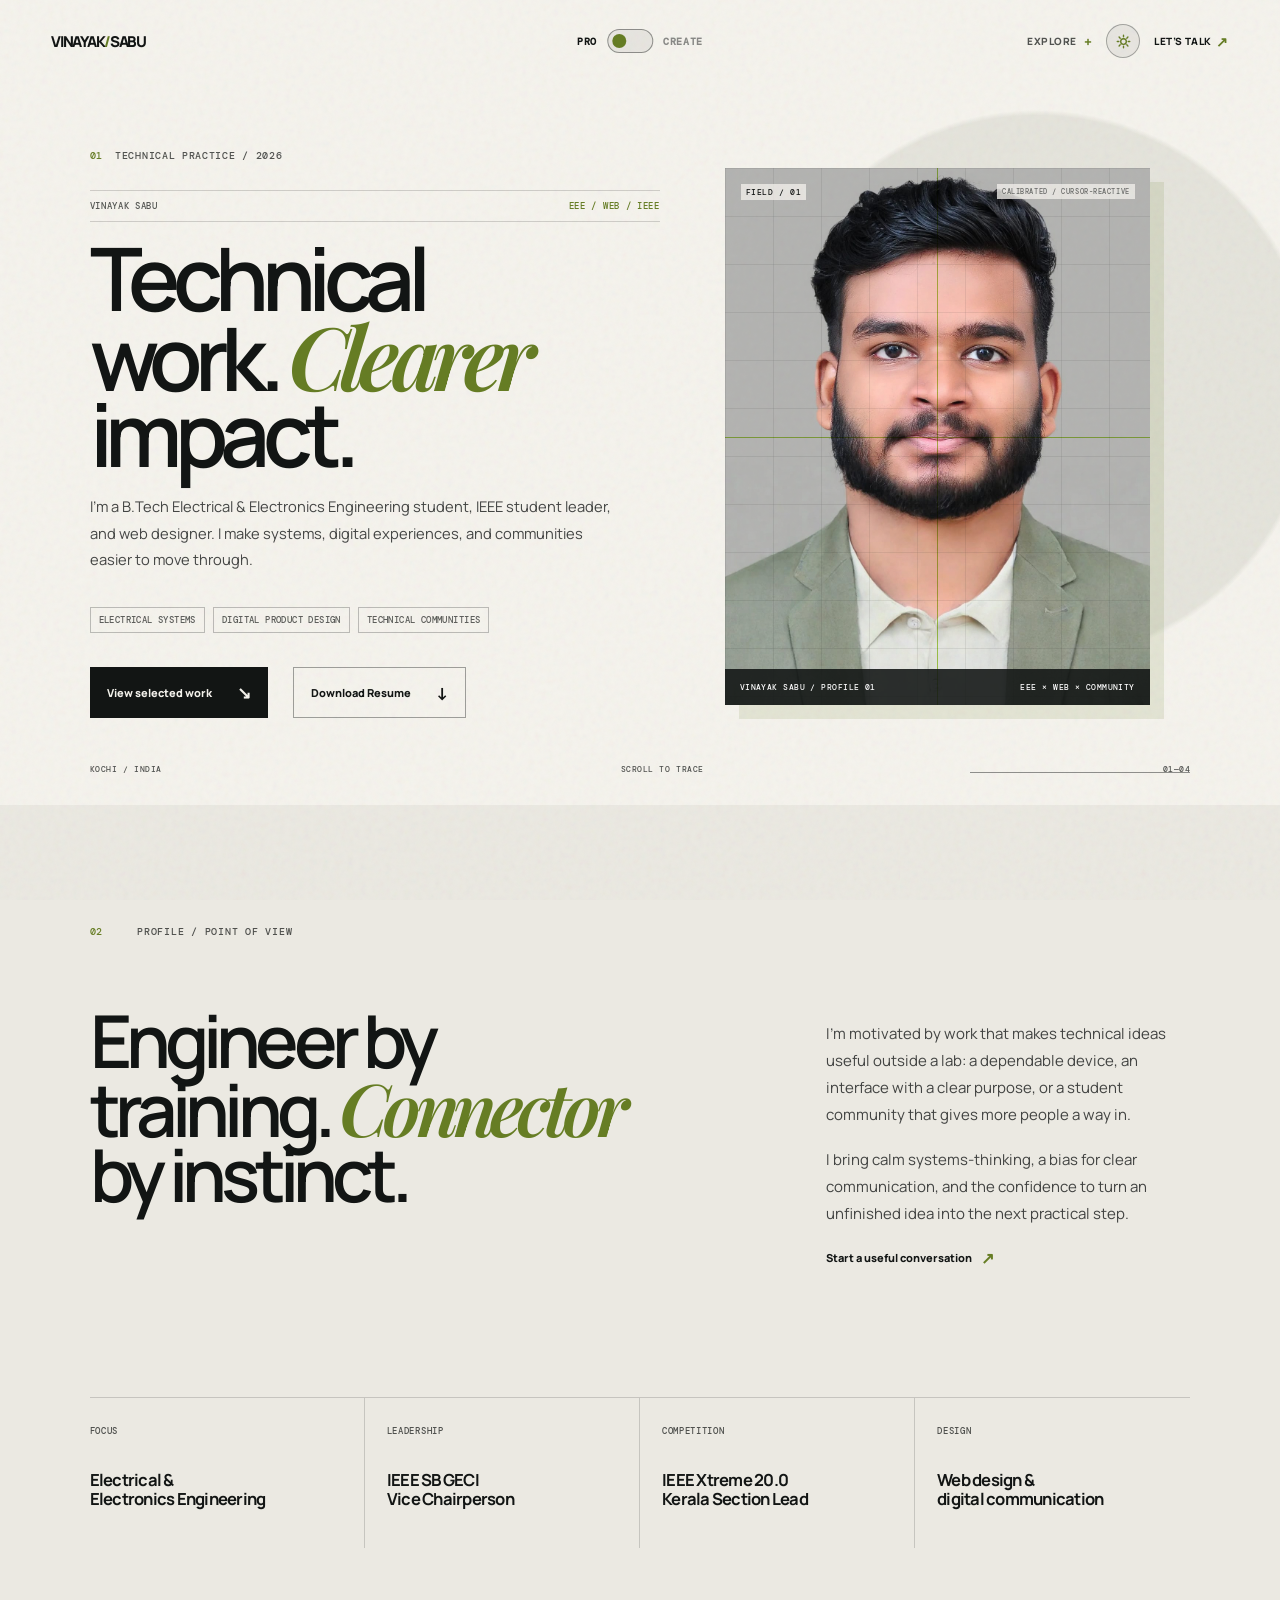
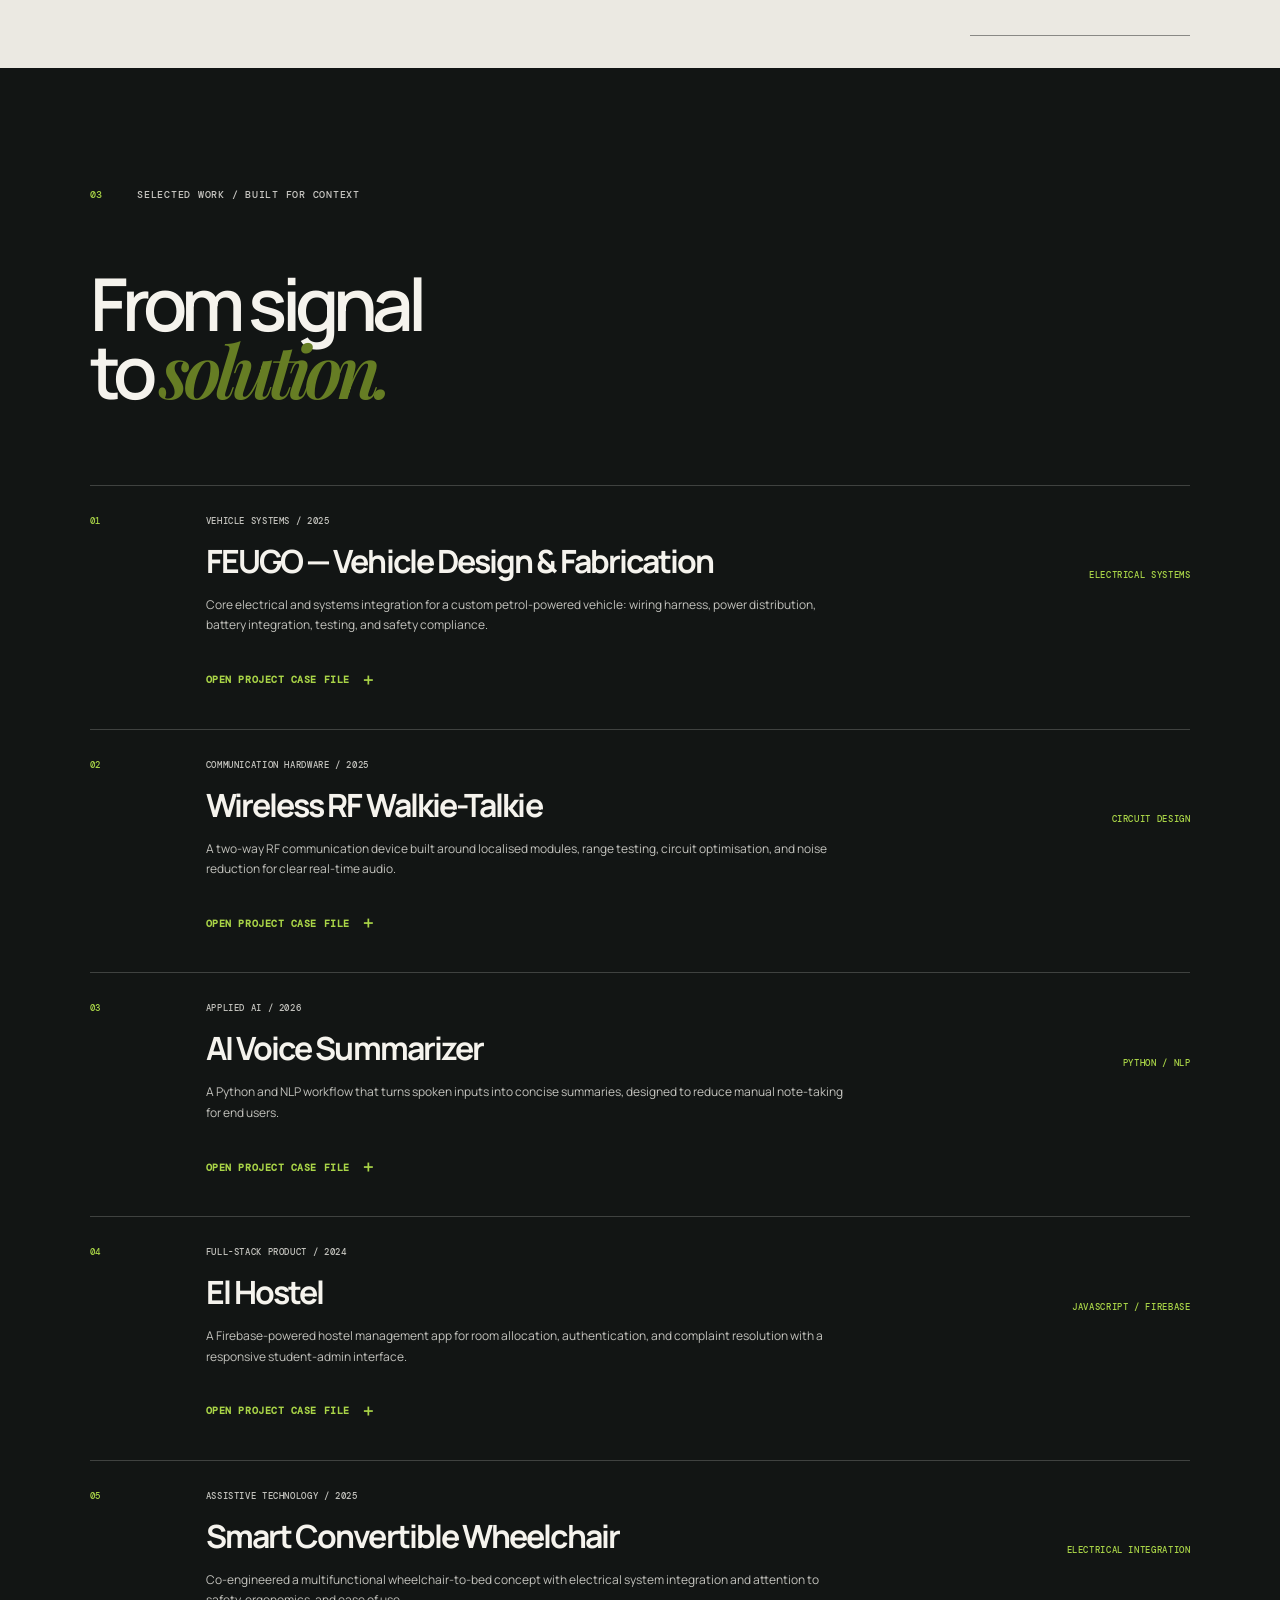
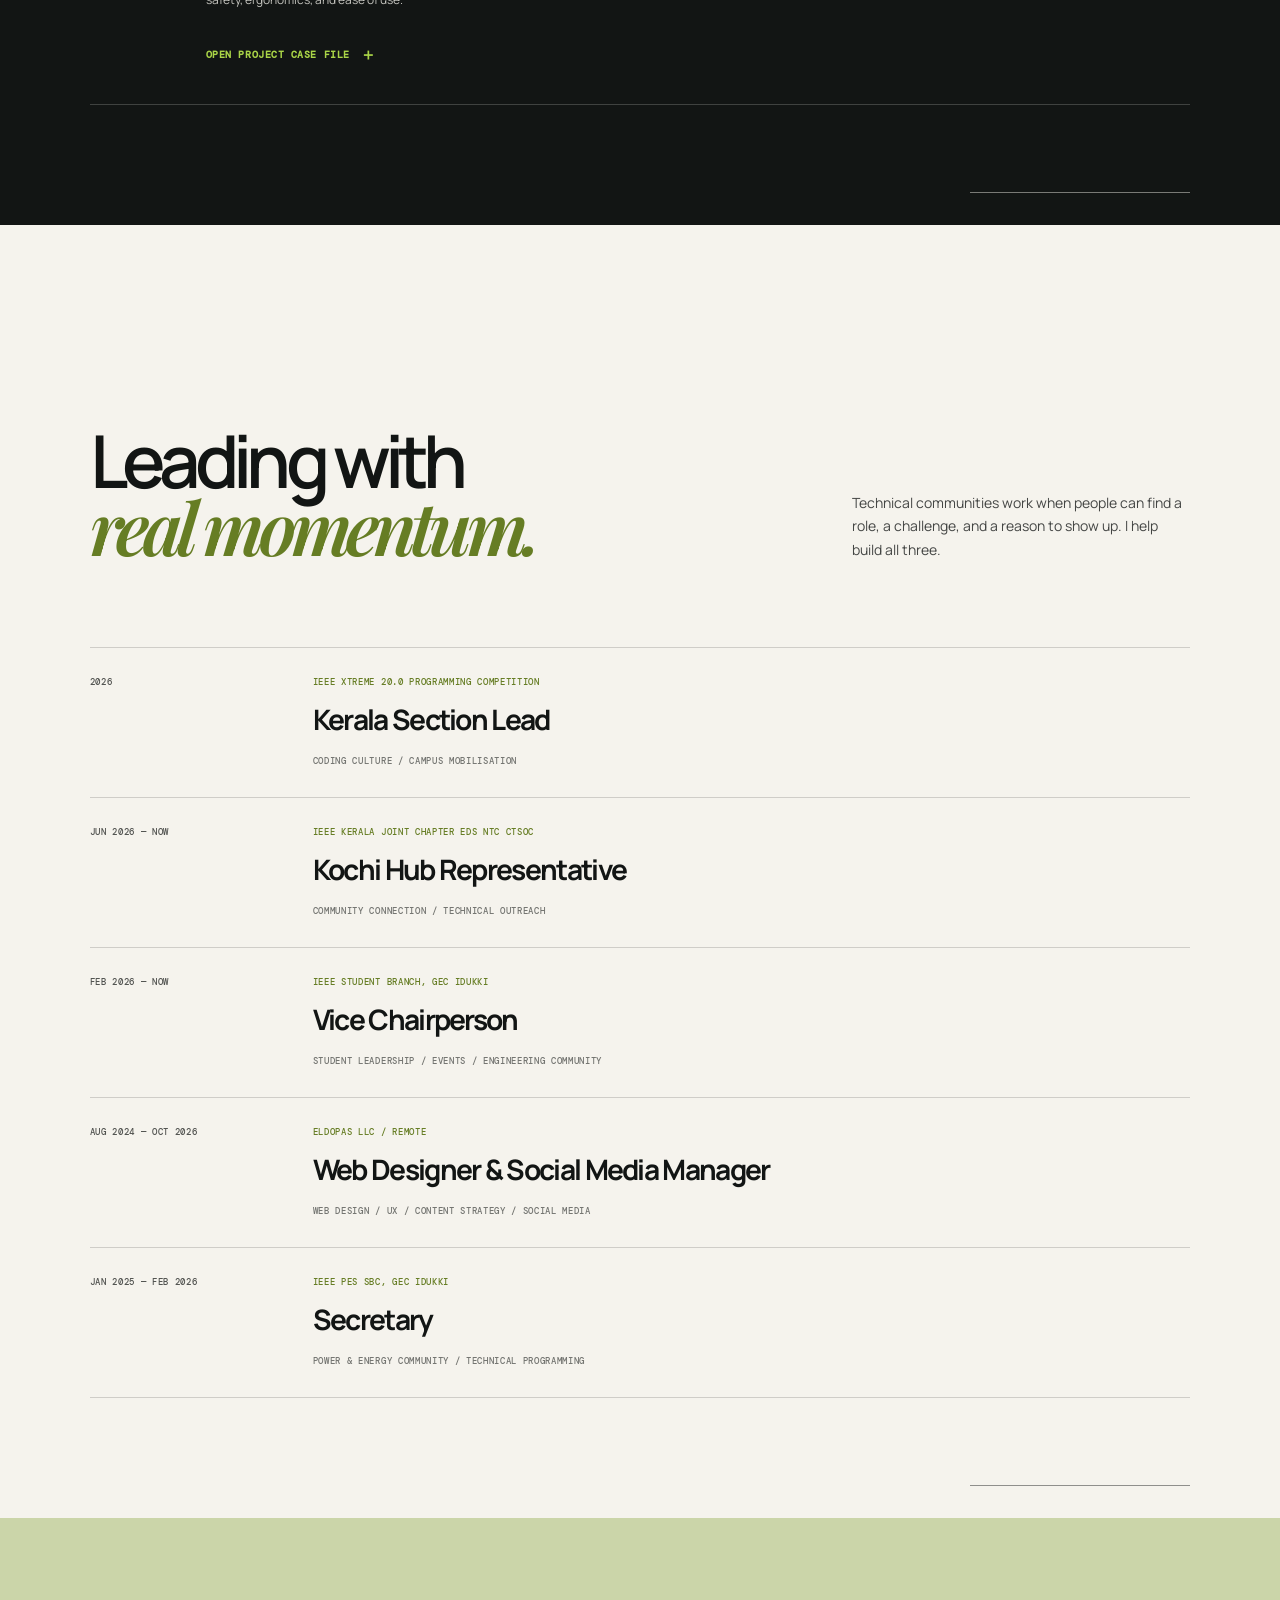
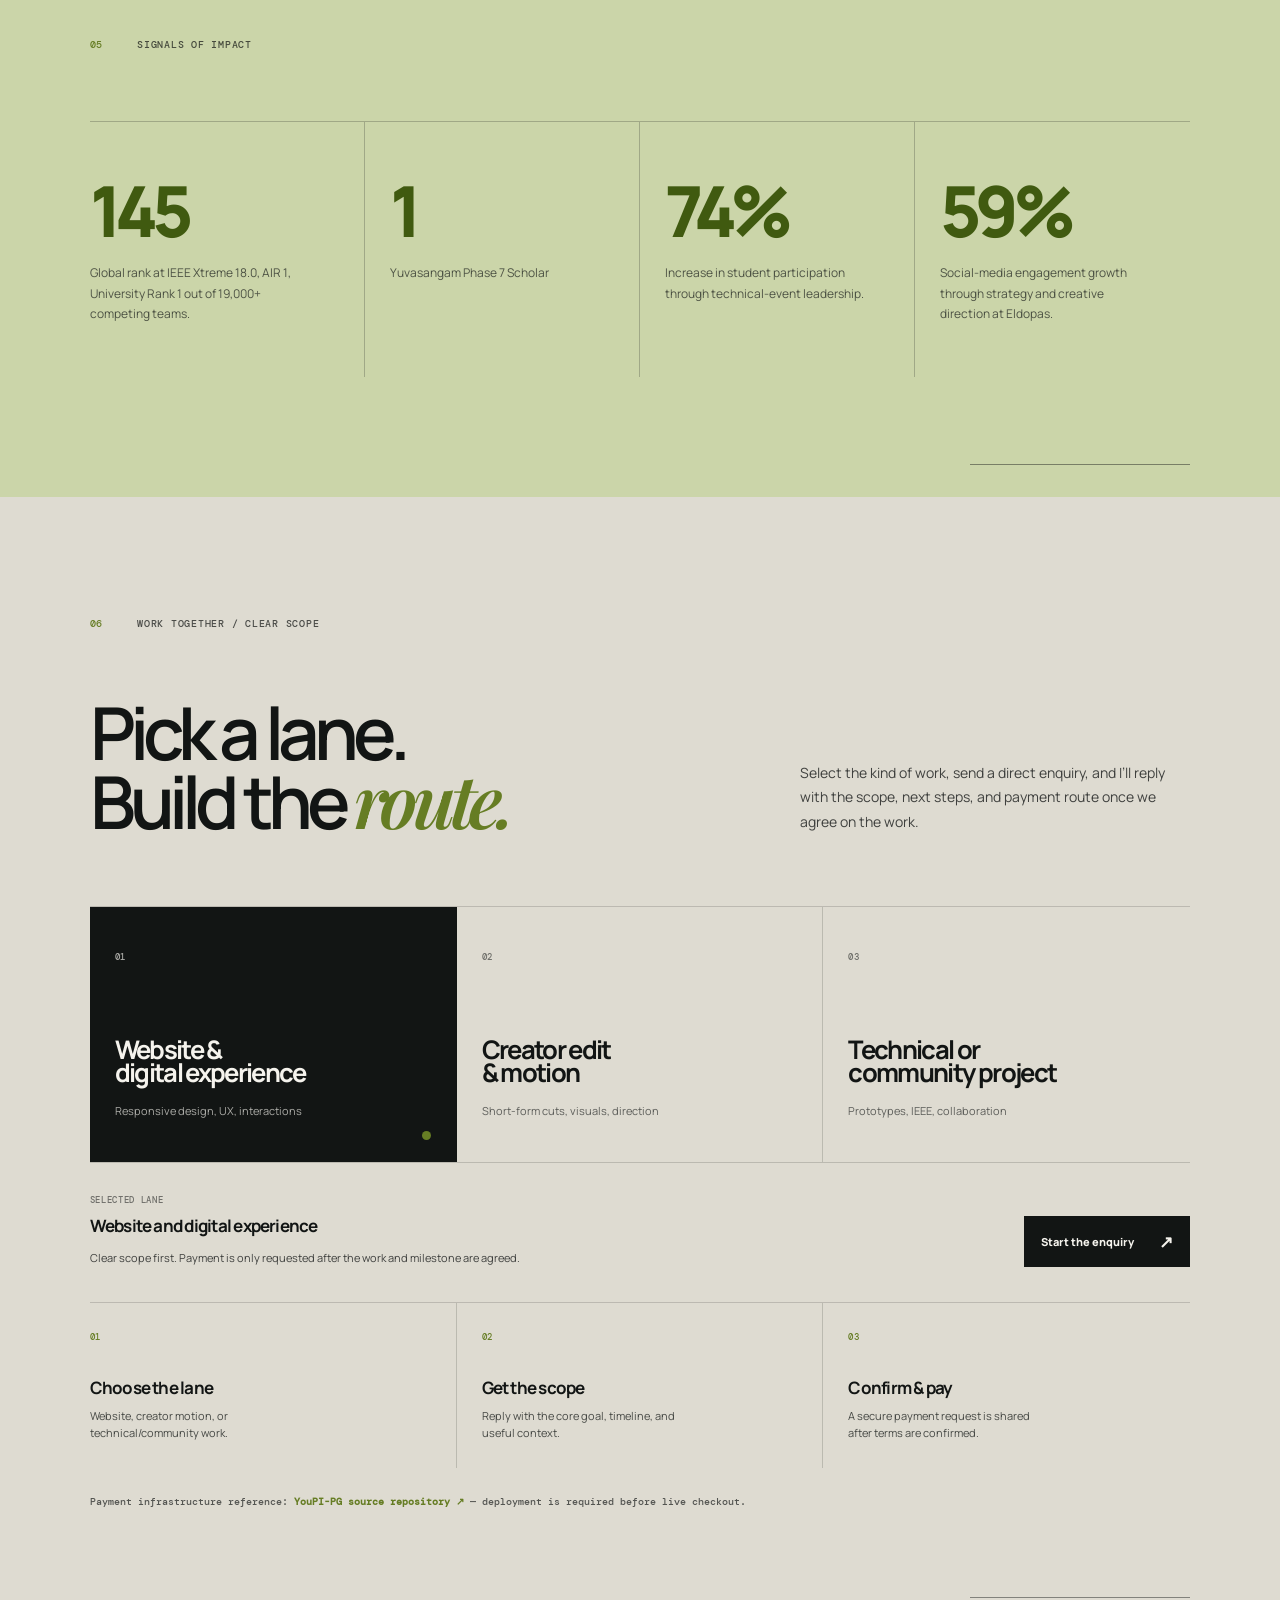
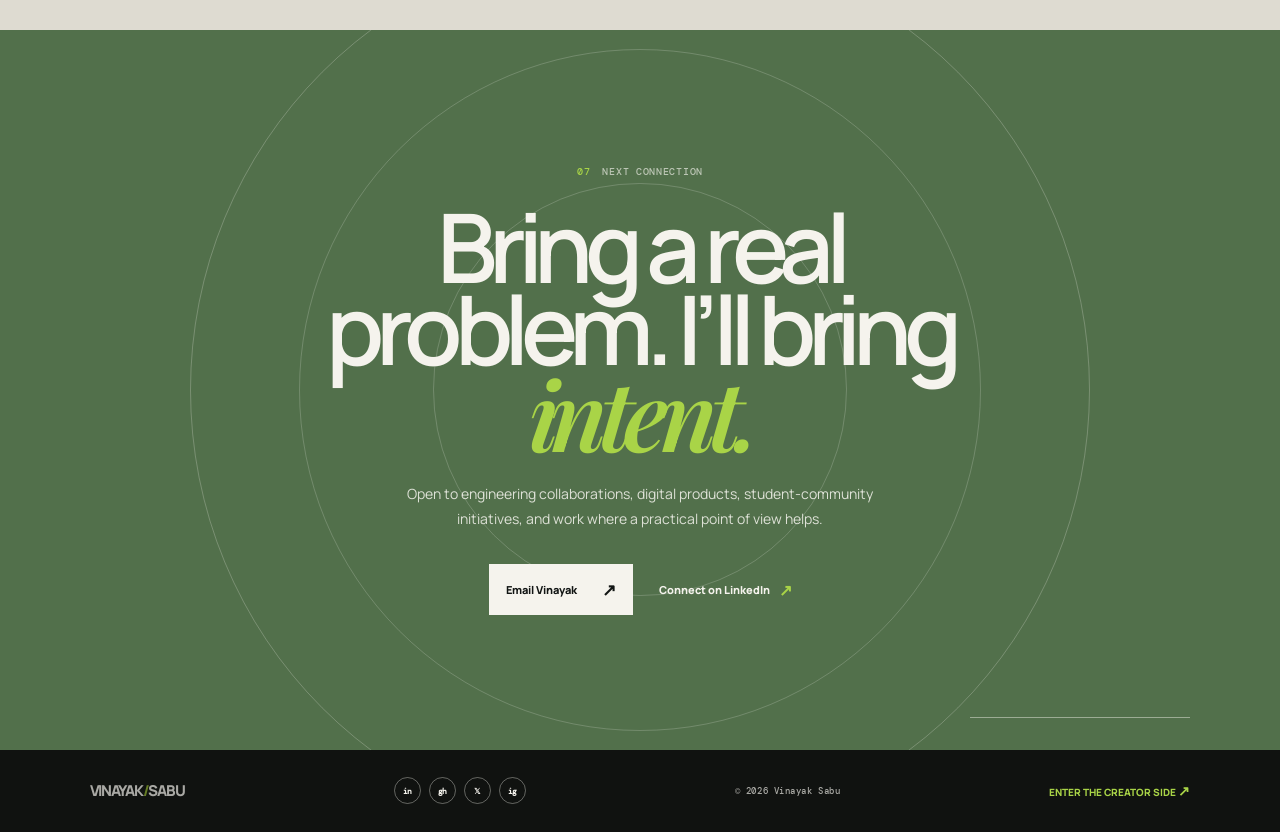
<file: index.html>
<!doctype html>
<html lang="en">

<head>
  <meta charset="UTF-8" />
  <meta name="viewport" content="width=device-width, initial-scale=1.0" />
  <meta name="description"
    content="Vinayak Sabu — Electrical & Electronics Engineering student, IEEE leader, and web designer." />
  <meta name="theme-color" content="#f5f3ed" />
  <title>Vinayak Sabu — Professional</title>
  <link rel="preconnect" href="https://fonts.googleapis.com" />
  <link rel="preconnect" href="https://fonts.gstatic.com" crossorigin />
  <link
    href="https://fonts.googleapis.com/css2?family=DM+Mono:wght@400;500&family=Manrope:wght@400;500;600;700;800&family=Playfair+Display:ital,wght@0,500;0,600;1,600&display=swap"
    rel="stylesheet" />
  <link rel="stylesheet" href="styles.css" />
</head>

<body class="pro-page">
  <a class="skip-link" href="#main">Skip to content</a>
  <div class="grain" aria-hidden="true"></div>
  <div class="cursor-dot" aria-hidden="true"></div>
  <div class="cursor-orbit" aria-hidden="true"><span>OPEN</span></div>
  <header class="site-header">
    <a class="wordmark" href="index.html" aria-label="Vinayak Sabu professional portfolio">VINAYAK<span>/</span>SABU</a>
    <nav class="site-nav" aria-label="Primary navigation"><a class="identity-switch identity-switch--pro" href="creative.html"
        aria-label="Switch to the creative side"><span aria-current="page">PRO</span><i
          aria-hidden="true"><b></b></i><span>CREATE</span></a></nav>
    <div class="header-actions">
      <details class="nav-menu">
        <summary>Explore <span>+</span></summary>
        <div><a href="#about">About</a><a href="#work">Projects</a><a href="#leadership">Leadership</a><a
            href="assets/vinayak-sabu-resume.pdf" download="Vinayak_Sabu_Resume.pdf" data-resume-link>Resume ↓</a><a
            href="#book">Work together</a><a href="#contact">Contact</a></div>
      </details>
      <button class="theme-toggle" type="button" data-theme-toggle
        aria-label="Toggle colour theme" aria-pressed="false"><span data-theme-label>Night</span><i
          aria-hidden="true"><svg class="theme-icon theme-icon--sun" viewBox="0 0 24 24" width="15" height="15"
            fill="none" stroke="currentColor" stroke-width="2.2" stroke-linecap="round" stroke-linejoin="round"
            aria-hidden="true">
            <circle cx="12" cy="12" r="4.5"></circle>
            <path
              d="M12 2v2.5M12 19.5V22M4.93 4.93l1.77 1.77M17.3 17.3l1.77 1.77M2 12h2.5M19.5 12H22M4.93 19.07l1.77-1.77M17.3 6.7l1.77-1.77">
            </path>
          </svg><svg class="theme-icon theme-icon--moon" viewBox="0 0 24 24" width="15" height="15" fill="currentColor"
            aria-hidden="true">
            <path d="M21 12.79A9 9 0 1 1 11.21 3 7 7 0 0 0 21 12.79z"></path>
          </svg></i></button><a class="header-contact" href="#contact">Let’s talk <span>↗</span></a>
    </div>
  </header>

  <main id="main">
    <section class="pro-hero" data-tracking-stage>
      <div class="pro-hero__copy reveal">
        <p class="kicker"><span>01</span> Technical practice / 2026</p>
        <div class="hero-identity"><span>VINAYAK SABU</span><span>EEE / WEB / IEEE</span></div>
        <h1>Technical<br />work. <em>Clearer</em><br />impact.</h1>
        <p class="hero-intro">I’m a B.Tech Electrical &amp; Electronics Engineering student, IEEE student leader, and
          web designer. I make systems, digital experiences, and communities easier to move through.</p>
        <ul class="hero-specialties" aria-label="Professional focus">
          <li>Electrical systems</li>
          <li>Digital product design</li>
          <li>Technical communities</li>
        </ul>
        <div class="hero-buttons"><a class="button button--ink" href="#work">View selected work <span>↘</span></a><a
            class="button button--outline" href="assets/vinayak-sabu-resume.pdf" download="Vinayak_Sabu_Resume.pdf"
            data-resume-link>Download Resume <span>↓</span></a></div>
      </div>
      <figure class="pro-portrait" aria-label="Professional portrait of Vinayak Sabu">
        <div class="portrait-grid" aria-hidden="true"></div>
        <img src="assets/vinayak-professional.jpg" alt="Vinayak Sabu in a formal blazer" />
        <div class="sightline sightline--x" aria-hidden="true"></div>
        <div class="sightline sightline--y" aria-hidden="true"></div>
        <figcaption><span>VINAYAK SABU / PROFILE 01</span><span>EEE × WEB × COMMUNITY</span></figcaption>
      </figure>
      <div class="hero-index" aria-hidden="true"><span>KOCHI / INDIA</span><span>SCROLL TO
          TRACE</span><span>01—04</span></div>
    </section>

    <section class="profile section" id="about">
      <div class="section-label reveal"><span>02</span><span>Profile / Point of view</span></div>
      <div class="profile-grid">
        <h2 class="display reveal">Engineer by<br />training. <em>Connector</em><br />by instinct.</h2>
        <div class="profile-copy reveal">
          <p>I’m motivated by work that makes technical ideas useful outside a lab: a dependable device, an interface
            with a clear purpose, or a student community that gives more people a way in.</p>
          <p>I bring calm systems-thinking, a bias for clear communication, and the confidence to turn an unfinished
            idea into the next practical step.</p><a class="text-link" href="#contact">Start a useful conversation
            <span>↗</span></a>
        </div>
      </div>
      <div class="credential-strip reveal">
        <article><span>FOCUS</span><strong>Electrical &amp;<br />Electronics Engineering</strong></article>
        <article><span>LEADERSHIP</span><strong>IEEE SB GECI<br />Vice Chairperson</strong></article>
        <article><span>COMPETITION</span><strong>IEEE Xtreme 20.0<br />Kerala Section Lead</strong></article>
        <article><span>DESIGN</span><strong>Web design &amp;<br />digital communication</strong></article>
      </div>
    </section>

    <section class="work section section--ink" id="work">
      <div class="section-label section-label--light reveal"><span>03</span><span>Selected work / Built for
          context</span></div>
      <h2 class="display display--light reveal">From signal<br />to <em>solution.</em></h2>
      <div class="project-ledger">
        <article class="project-row reveal"><span class="project-number">01</span>
          <div>
            <p class="project-tag">Vehicle systems / 2025</p>
            <h3>FEUGO — Vehicle Design &amp; Fabrication</h3>
            <p class="project-description">Core electrical and systems integration for a custom petrol-powered vehicle:
              wiring harness, power distribution, battery integration, testing, and safety compliance.</p>
          </div><span class="project-skill">Electrical systems</span>
          <details class="project-dossier">
            <summary>Open project case file <span>＋</span></summary>
            <div class="project-dossier__content">
              <div class="project-visual project-visual--feugo"><img data-project-photo-preview hidden
                  alt="Local preview for FEUGO project" /><span data-project-photo-state>Vehicle systems / visual
                  slot</span><label for="photo-feugo">Preview project photo</label><input id="photo-feugo"
                  data-project-photo-input type="file" accept="image/*" /></div>
              <div>
                <p class="project-dossier__label">ROLE / SYSTEMS</p>
                <p>Electrical-system support across harness planning, power distribution, battery integration, test
                  checks, and safety-focused iteration.</p>
                <div class="project-dossier__links"><a href="reports/feugo-public-project-summary.md" download>Download
                    project summary <span>↓</span></a><a
                    href="mailto:vinayaksabuofficial@gmail.com?subject=FEUGO%20project%20enquiry">Ask about the project
                    <span>↗</span></a></div>
              </div>
            </div>
          </details>
        </article>
        <article class="project-row reveal"><span class="project-number">02</span>
          <div>
            <p class="project-tag">Communication hardware / 2025</p>
            <h3>Wireless RF Walkie-Talkie</h3>
            <p class="project-description">A two-way RF communication device built around localised modules, range
              testing, circuit optimisation, and noise reduction for clear real-time audio.</p>
          </div><span class="project-skill">Circuit design</span>
          <details class="project-dossier">
            <summary>Open project case file <span>＋</span></summary>
            <div class="project-dossier__content">
              <div class="project-visual project-visual--rf"><img data-project-photo-preview hidden
                  alt="Local preview for RF Walkie-Talkie project" /><span data-project-photo-state>RF signal / visual
                  slot</span><label for="photo-rf">Preview project photo</label><input id="photo-rf"
                  data-project-photo-input type="file" accept="image/*" /></div>
              <div>
                <p class="project-dossier__label">ROLE / COMMUNICATION</p>
                <p>Designed and tested a two-way RF communication build with localised modules, circuit optimisation,
                  range checks, and audio-noise reduction.</p>
                <div class="project-dossier__links"><a href="reports/rf-walkie-talkie-public-project-summary.md"
                    download>Download project summary <span>↓</span></a><a
                    href="mailto:vinayaksabuofficial@gmail.com?subject=RF%20Walkie-Talkie%20project%20enquiry">Ask about
                    the
                    project <span>↗</span></a></div>
              </div>
            </div>
          </details>
        </article>
        <article class="project-row reveal"><span class="project-number">03</span>
          <div>
            <p class="project-tag">Applied AI / 2026</p>
            <h3>AI Voice Summarizer</h3>
            <p class="project-description">A Python and NLP workflow that turns spoken inputs into concise summaries,
              designed to reduce manual note-taking for end users.</p>
          </div><span class="project-skill">Python / NLP</span>
          <details class="project-dossier">
            <summary>Open project case file <span>＋</span></summary>
            <div class="project-dossier__content">
              <div class="project-visual project-visual--ai"><img data-project-photo-preview hidden
                  alt="Local preview for AI Voice Summarizer project" /><span data-project-photo-state>Speech → summary
                  / visual slot</span><label for="photo-ai">Preview project photo</label><input id="photo-ai"
                  data-project-photo-input type="file" accept="image/*" /></div>
              <div>
                <p class="project-dossier__label">ROLE / APPLIED AI</p>
                <p>Created a Python and NLP workflow focused on converting spoken input into concise, usable written
                  summaries.</p>
                <div class="project-dossier__links"><a href="reports/ai-voice-summarizer-public-project-summary.md"
                    download>Download project summary <span>↓</span></a><a
                    href="mailto:vinayaksabuofficial@gmail.com?subject=AI%20Voice%20Summarizer%20project%20enquiry">Ask
                    about
                    the project <span>↗</span></a></div>
              </div>
            </div>
          </details>
        </article>
        <article class="project-row reveal"><span class="project-number">04</span>
          <div>
            <p class="project-tag">Full-stack product / 2024</p>
            <h3>El Hostel</h3>
            <p class="project-description">A Firebase-powered hostel management app for room allocation, authentication,
              and complaint resolution with a responsive student-admin interface.</p>
          </div><span class="project-skill">JavaScript / Firebase</span>
          <details class="project-dossier">
            <summary>Open project case file <span>＋</span></summary>
            <div class="project-dossier__content">
              <div class="project-visual project-visual--hostel"><img data-project-photo-preview hidden
                  alt="Local preview for El Hostel project" /><span data-project-photo-state>Product flow / visual
                  slot</span><label for="photo-hostel">Preview project photo</label><input id="photo-hostel"
                  data-project-photo-input type="file" accept="image/*" /></div>
              <div>
                <p class="project-dossier__label">ROLE / PRODUCT</p>
                <p>Built a Firebase-backed hostel-management concept around room allocation, authentication, complaint
                  handling, and a responsive student/admin flow.</p>
                <div class="project-dossier__links"><a href="reports/el-hostel-public-project-summary.md"
                    download>Download project summary <span>↓</span></a><a
                    href="mailto:vinayaksabuofficial@gmail.com?subject=El%20Hostel%20project%20enquiry">Ask about the
                    project
                    <span>↗</span></a></div>
              </div>
            </div>
          </details>
        </article>
        <article class="project-row reveal"><span class="project-number">05</span>
          <div>
            <p class="project-tag">Assistive technology / 2025</p>
            <h3>Smart Convertible Wheelchair</h3>
            <p class="project-description">Co-engineered a multifunctional wheelchair-to-bed concept with electrical
              system integration and attention to safety, ergonomics, and ease of use.</p>
          </div><span class="project-skill">Electrical integration</span>
          <details class="project-dossier">
            <summary>Open project case file <span>＋</span></summary>
            <div class="project-dossier__content">
              <div class="project-visual project-visual--wheelchair"><img data-project-photo-preview hidden
                  alt="Local preview for Smart Convertible Wheelchair project" /><span
                  data-project-photo-state>Assistive concept / visual slot</span><label for="photo-wheelchair">Preview
                  project photo</label><input id="photo-wheelchair" data-project-photo-input type="file"
                  accept="image/*" /></div>
              <div>
                <p class="project-dossier__label">ROLE / ASSISTIVE TECH</p>
                <p>Co-engineered an assistive wheelchair-to-bed concept with focus on electrical integration, safety,
                  ergonomics, and practical ease of use.</p>
                <div class="project-dossier__links"><a
                    href="reports/smart-convertible-wheelchair-public-project-summary.md" download>Download project
                    summary <span>↓</span></a><a
                    href="mailto:vinayaksabuofficial@gmail.com?subject=Smart%20Convertible%20Wheelchair%20project%20enquiry">Ask
                    about the project <span>↗</span></a></div>
              </div>
            </div>
          </details>
        </article>
      </div>
    </section>

    <section class="leadership section" id="leadership">
      <div class="section-label reveal"><span>04</span><span>Experience / Leadership</span></div>
      <div class="leadership-head">
        <h2 class="display reveal">Leading with<br /><em>real momentum.</em></h2>
        <p class="reveal">Technical communities work when people can find a role, a challenge, and a reason to show up.
          I help build all three.</p>
      </div>
      <div class="timeline">
        <article class="timeline-item reveal"><time>2026 </time>
          <div>
            <p>IEEE Xtreme 20.0 Programming competition </p>
            <h3>Kerala Section Lead</h3><span>Coding culture / Campus mobilisation </span>
          </div>
        </article>
        <article class="timeline-item reveal"><time> JUN 2026 — NOW</time>
          <div>
            <p>IEEE Kerala Joint Chapter EDS NTC CTSoc </p>
            <h3>Kochi Hub Representative</h3><span>Community connection / Technical outreach </span>
          </div>
        </article>
        <article class="timeline-item reveal"><time> FEB 2026 — NOW </time>
          <div>
            <p>IEEE Student Branch, GEC Idukki </p>
            <h3> Vice Chairperson </h3><span>Student leadership / Events / Engineering community</span>
          </div>
        </article>
        <article class="timeline-item reveal"><time>AUG 2024 — OCT 2026</time>
          <div>
            <p>Eldopas LLC / Remote</p>
            <h3>Web Designer &amp; Social Media Manager</h3><span>Web design / UX / Content strategy / Social
              media</span>
          </div>
        </article>
        <article class="timeline-item reveal"><time>JAN 2025 — FEB 2026</time>
          <div>
            <p>IEEE PES SBC, GEC Idukki</p>
            <h3>Secretary</h3><span>Power &amp; energy community / Technical programming</span>
          </div>
        </article>
      </div>
    </section>

    <section class="outcomes section section--sage">
      <div class="section-label reveal"><span>05</span><span>Signals of impact</span></div>
      <div class="outcome-grid">
        <article class="outcome reveal"><span data-count="146">0</span>
          <p>Global rank at IEEE Xtreme 18.0, AIR 1, University Rank 1 out of 19,000+ competing teams.</p>
        </article>
        <article class="outcome reveal"><span data-count="1">0</span>
          <p> Yuvasangam Phase 7 Scholar</p>
        </article>
        <article class="outcome reveal"><span data-count="75" data-suffix="%">0</span>
          <p>Increase in student participation through technical-event leadership.</p>
        </article>
        <article class="outcome reveal"><span data-count="60" data-suffix="%">0</span>
          <p>Social-media engagement growth through strategy and creative direction at Eldopas.</p>
        </article>
      </div>
    </section>

    <section class="booking section" id="book" data-booking>
      <div class="section-label reveal"><span>06</span><span>Work together / Clear scope</span></div>
      <div class="booking-head">
        <h2 class="display reveal">Pick a lane.<br />Build the <em>route.</em></h2>
        <p class="reveal">Select the kind of work, send a direct enquiry, and I’ll reply with the scope, next steps, and
          payment route once we agree on the work.</p>
      </div>
      <div class="service-picker reveal" role="list" aria-label="Available service types">
        <button type="button" class="service-card is-selected"
          data-service="Website and digital experience"><span>01</span><strong>Website &amp;<br />digital
            experience</strong><em>Responsive design, UX, interactions</em></button>
        <button type="button" class="service-card" data-service="Creator edit and motion"><span>02</span><strong>Creator
            edit<br />&amp; motion</strong><em>Short-form cuts, visuals, direction</em></button>
        <button type="button" class="service-card"
          data-service="Technical prototype or student community collaboration"><span>03</span><strong>Technical
            or<br />community project</strong><em>Prototypes, IEEE, collaboration</em></button>
      </div>
      <div class="booking-cta reveal">
        <div><span>SELECTED LANE</span><strong data-service-label>Website &amp; digital experience</strong>
          <p>Clear scope first. Payment is only requested after the work and milestone are agreed.</p>
        </div><a class="button button--ink" data-book-link
          href="mailto:vinayaksabuofficial@gmail.com?subject=Booking%20request%3A%20Website%20and%20digital%20experience">Start
          the enquiry <span>↗</span></a>
      </div>
      <div class="booking-steps reveal" aria-label="Booking process">
        <article><span>01</span><strong>Choose the lane</strong>
          <p>Website, creator motion, or technical/community work.</p>
        </article>
        <article><span>02</span><strong>Get the scope</strong>
          <p>Reply with the core goal, timeline, and useful context.</p>
        </article>
        <article><span>03</span><strong>Confirm &amp; pay</strong>
          <p>A secure payment request is shared after terms are confirmed.</p>
        </article>
      </div>
      <p class="payment-source reveal">Payment infrastructure reference: <a href="https://github.com/youpi-pg/YouPI-PG"
          target="_blank" rel="noreferrer">YouPI-PG source repository <span>↗</span></a> <em>— deployment is required
          before live checkout.</em></p>
    </section>

    <section class="contact section" id="contact">
      <div class="contact-orbit" aria-hidden="true"></div>
      <p class="kicker reveal"><span>07</span> Next connection</p>
      <h2 class="contact-title reveal">Bring a real<br />problem. I’ll bring<br /><em>intent.</em></h2>
      <p class="contact-copy reveal">Open to engineering collaborations, digital products, student-community
        initiatives, and work where a practical point of view helps.</p>
      <div class="contact-actions reveal"><a class="button button--paper"
          href="mailto:vinayaksabuofficial@gmail.com?subject=Portfolio%20enquiry">Email Vinayak <span>↗</span></a><a
          class="text-link text-link--paper" href="https://www.linkedin.com/in/vinayaksabu" target="_blank"
          rel="noreferrer">Connect on LinkedIn <span>↗</span></a></div>
    </section>
  </main>
  <button class="back-to-top" type="button" data-back-to-top aria-label="Back to top"><span
      aria-hidden="true">↑</span><small>TOP</small></button>
  <footer class="footer"><a class="wordmark" href="index.html">VINAYAK<span>/</span>SABU</a>
    <div class="social-icons" aria-label="Social links"><a href="https://www.linkedin.com/in/vinayaksabu"
        target="_blank" rel="noreferrer" aria-label="LinkedIn">in</a><a href="https://github.com/vinayaksabu"
        target="_blank" rel="noreferrer" aria-label="GitHub">gh</a><a href="https://x.com/" target="_blank"
        rel="noreferrer" aria-label="X">𝕏</a><a data-instagram-link href="https://www.instagram.com/vinayak._.sabu"
        target="_blank" rel="noreferrer" aria-label="Instagram">ig</a></div>
    <p>© <span data-year></span> Vinayak Sabu</p><a href="creative.html">Enter the creator side <span>↗</span></a>
  </footer>
  <script src="site-config.js"></script>
  <script src="script.js"></script>
</body>

</html>
</file>
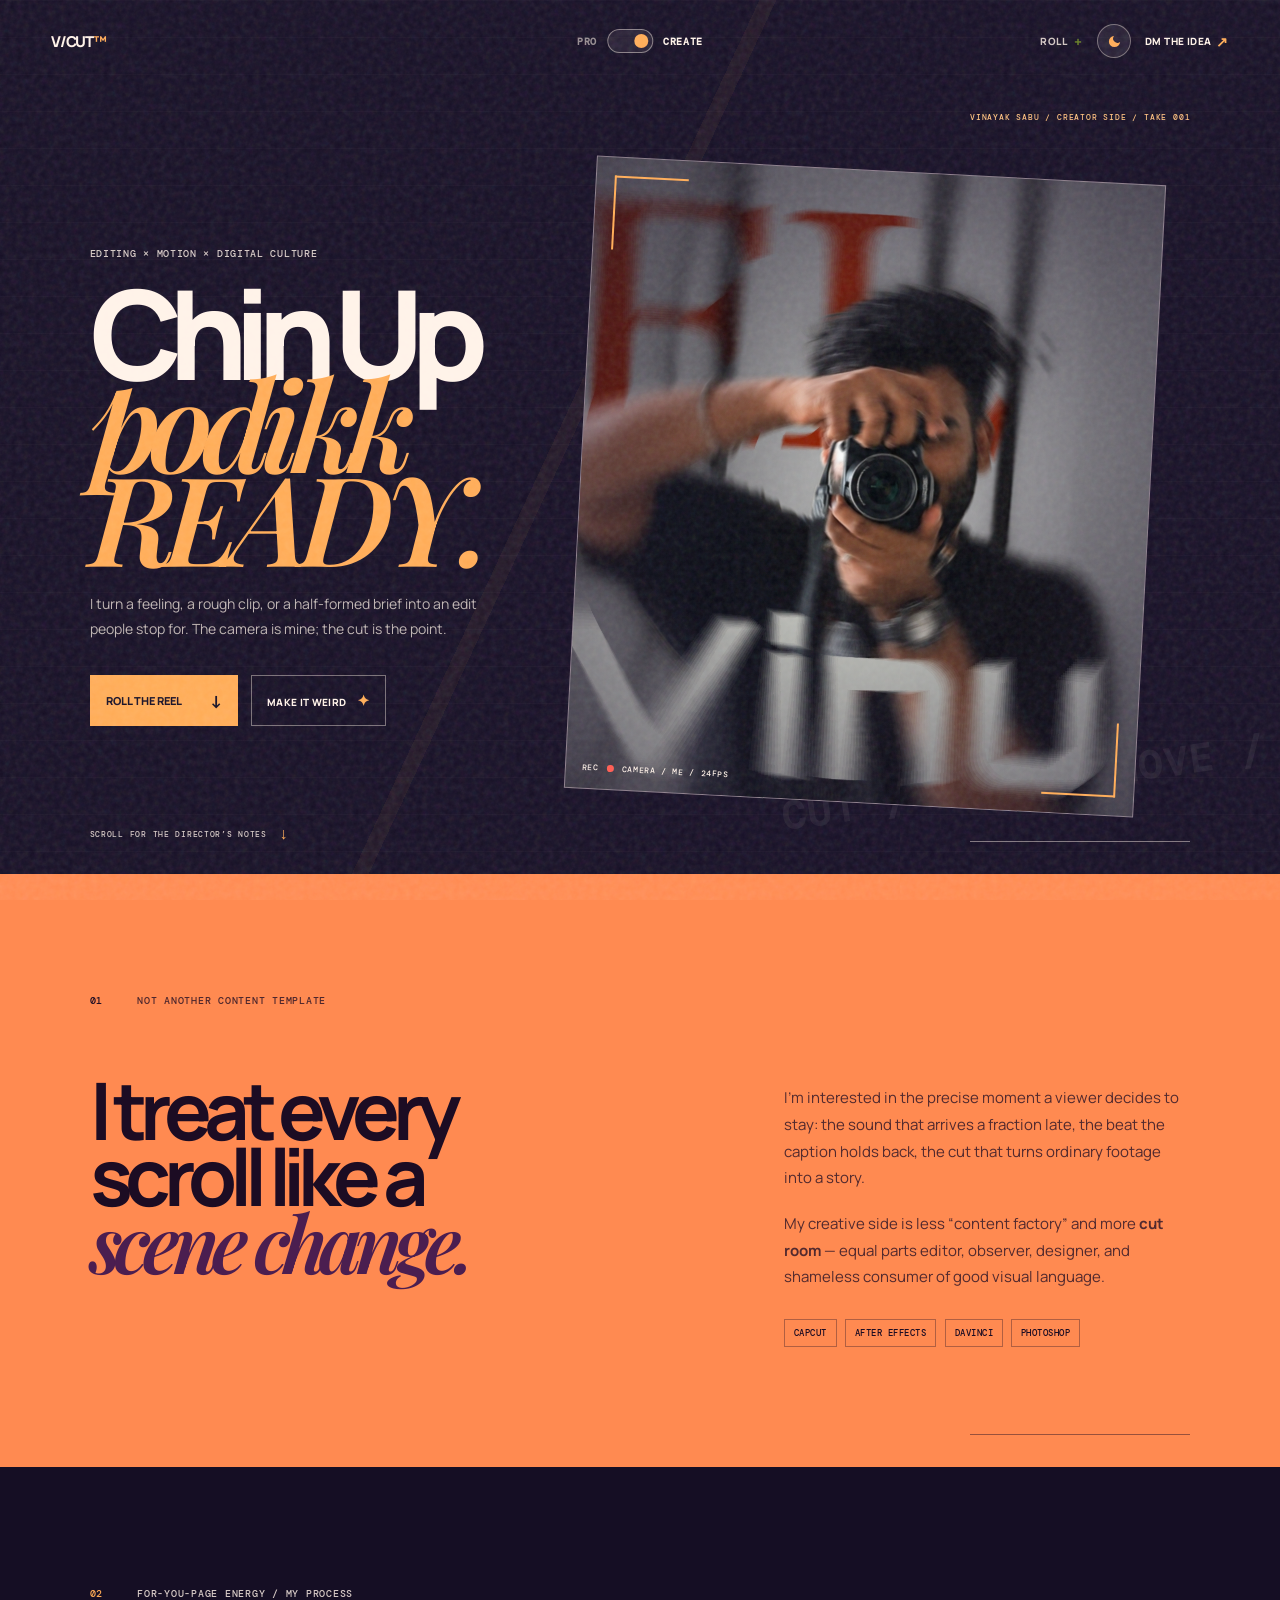
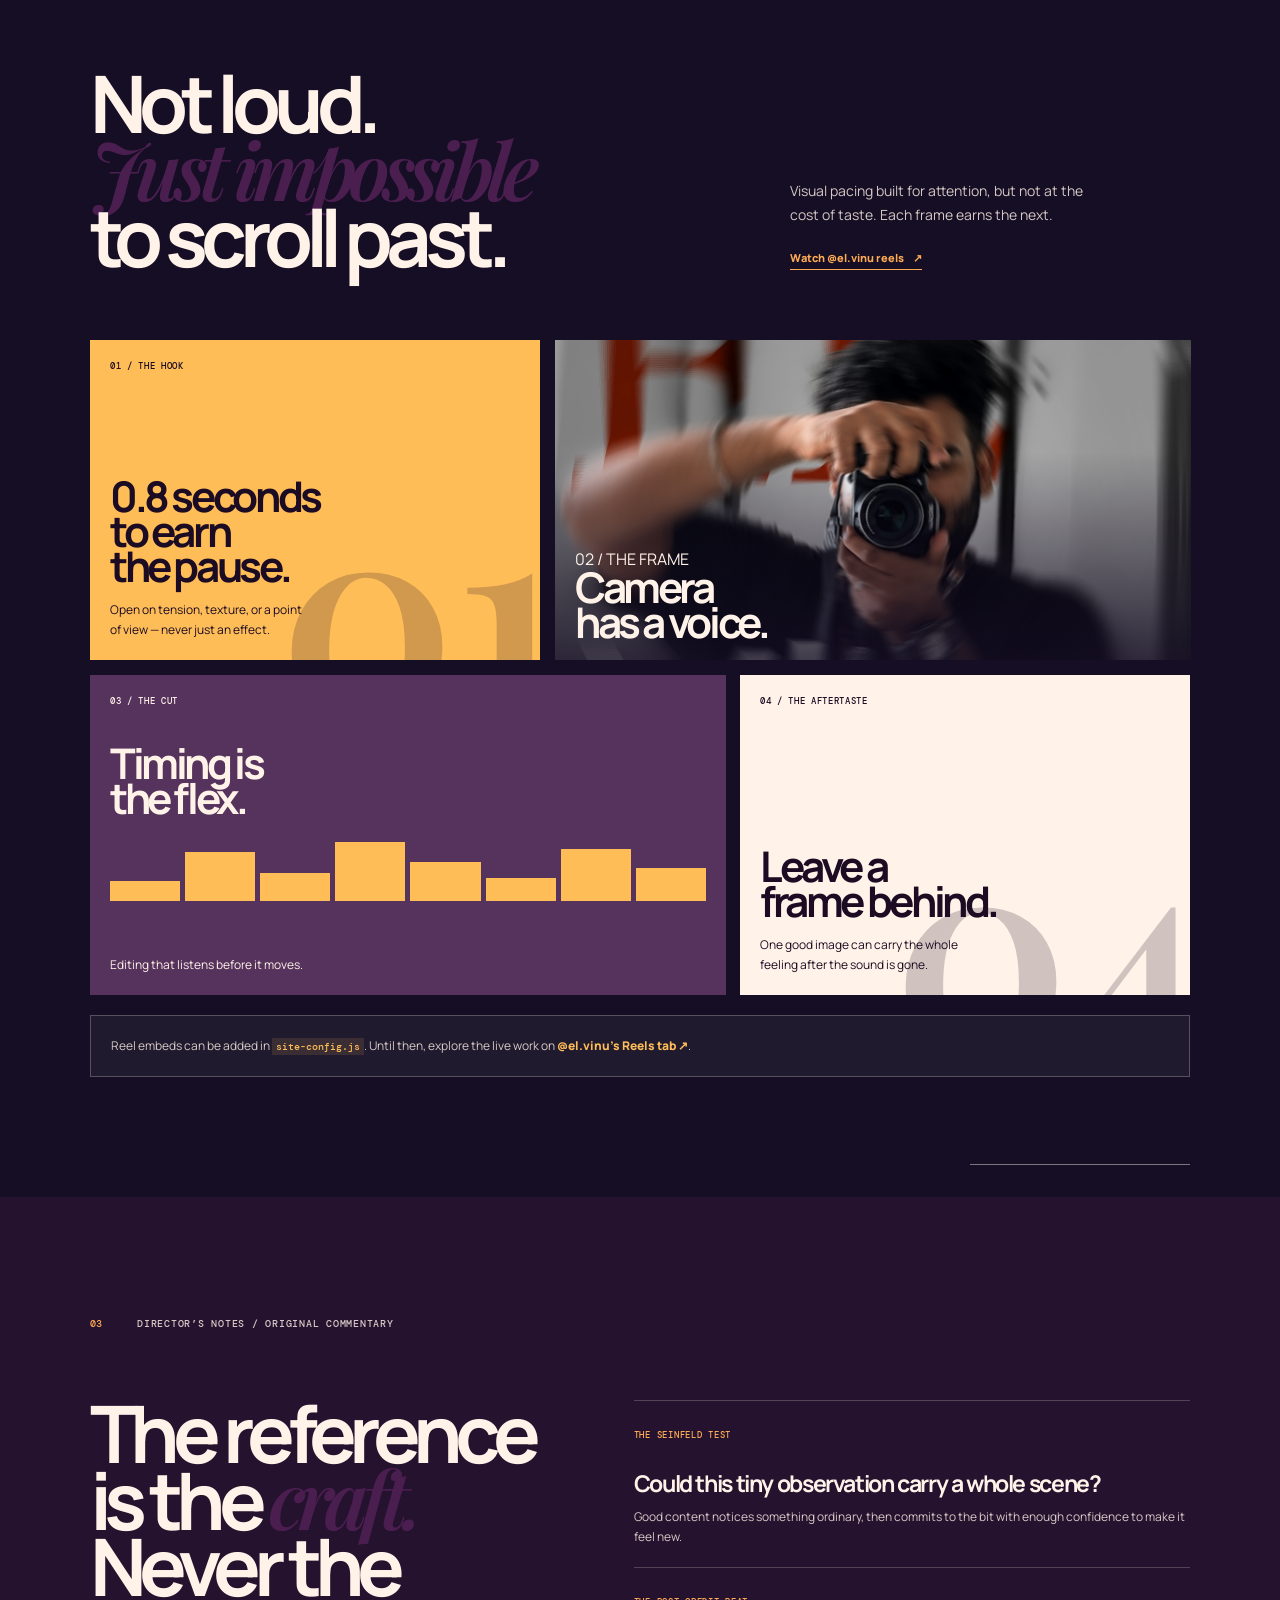
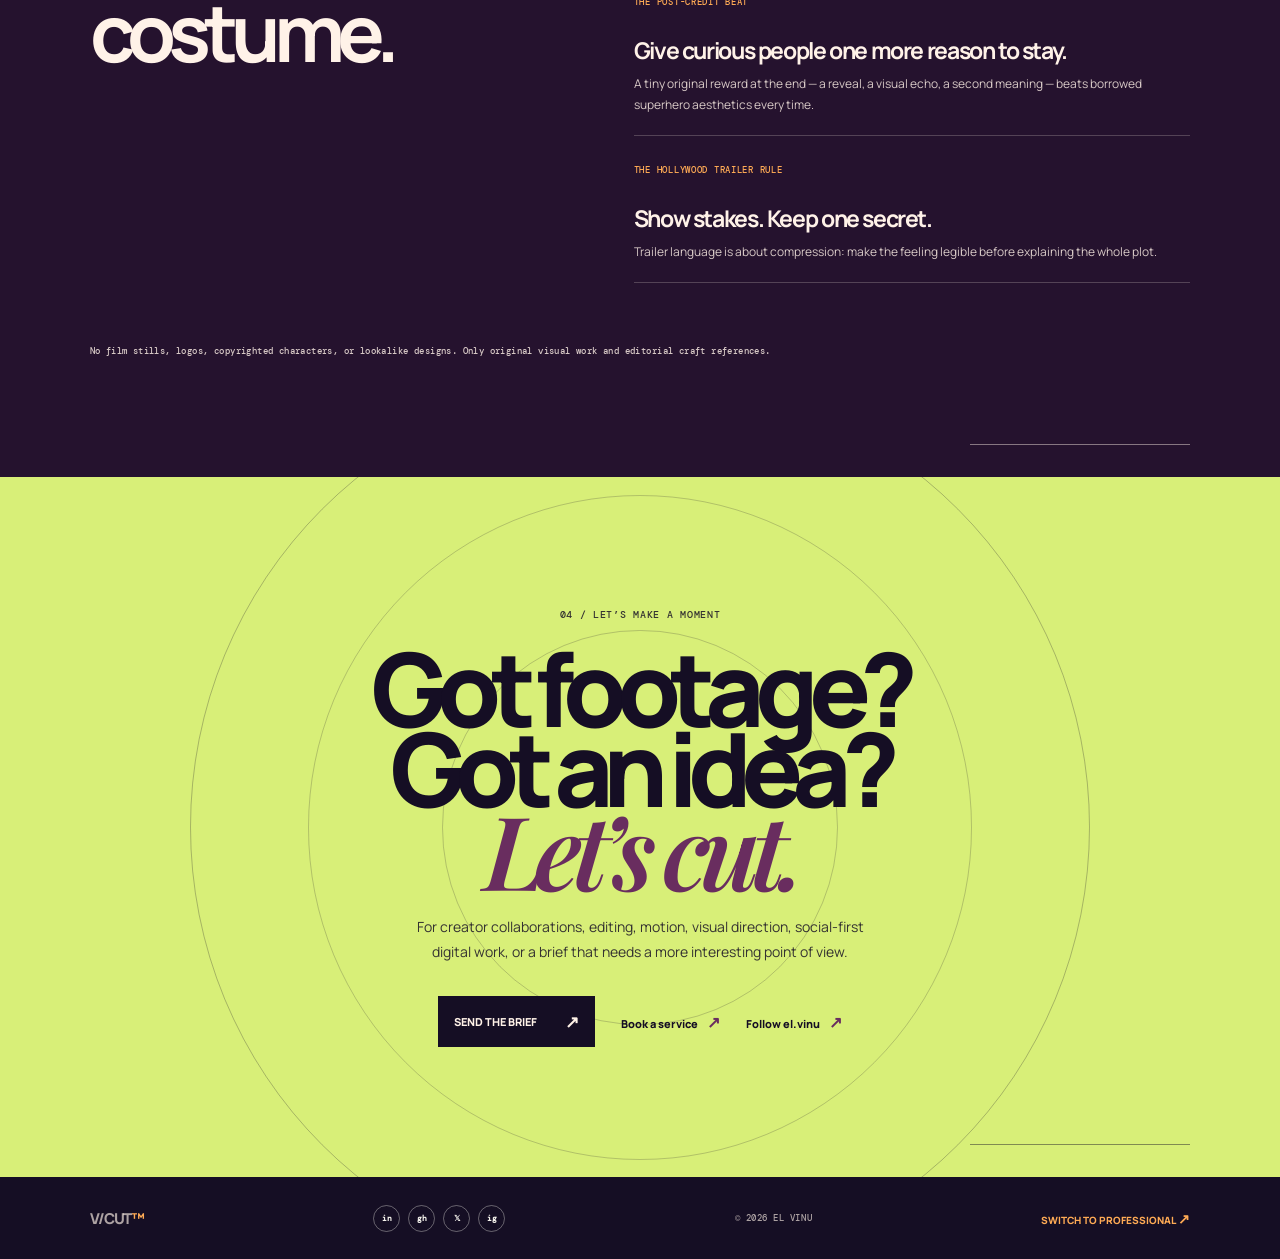
<file: creative.html>
<!doctype html>
<html lang="en">

<head>
  <meta charset="UTF-8" />
  <meta name="viewport" content="width=device-width, initial-scale=1.0" />
  <meta name="description"
    content="Vinu Cut — Vinayak Sabu's creator practice across edits, direction, motion, and social storytelling." />
  <meta name="theme-color" content="#150e24" />
  <title>el Vinu — Creative Side of Vinayak Sabu</title>
  <link rel="preconnect" href="https://fonts.googleapis.com" />
  <link rel="preconnect" href="https://fonts.gstatic.com" crossorigin />
  <link
    href="https://fonts.googleapis.com/css2?family=DM+Mono:wght@400;500&family=Manrope:wght@400;500;600;700;800&family=Playfair+Display:ital,wght@0,500;0,600;1,600&display=swap"
    rel="stylesheet" />
  <link rel="stylesheet" href="styles.css" />
</head>

<body class="creative-page">
  <a class="skip-link" href="#main">Skip to content</a>
  <div class="grain grain--light" aria-hidden="true"></div>
  <div class="cursor-dot cursor-dot--creative" aria-hidden="true"></div>
  <div class="cursor-orbit cursor-orbit--creative" aria-hidden="true"><span>PLAY</span></div>
  <header class="site-header site-header--creative">
    <a class="wordmark wordmark--creative" href="creative.html"
      aria-label="Vinu Cut creative portfolio">V/CUT<span>™</span></a>
    <nav class="site-nav" aria-label="Primary navigation"><a class="identity-switch identity-switch--creative" href="index.html"
        aria-label="Switch to the professional side"><span>PRO</span><i aria-hidden="true"><b></b></i><span
          aria-current="page">CREATE</span></a></nav>
    <div class="header-actions">
      <details class="nav-menu nav-menu--creative">
        <summary>Roll <span>+</span></summary>
        <div><a href="#about">About</a><a href="#reel">The reel</a><a href="#notes">Notes</a><a
            href="https://www.instagram.com/el.vinu/reels/" target="_blank" rel="noreferrer">Instagram reels</a><a
            href="#contact">Work together</a></div>
      </details>
      <button class="theme-toggle theme-toggle--creative" type="button" data-theme-toggle
        aria-label="Toggle colour theme" aria-pressed="false"><span data-theme-label>Light</span><i
          aria-hidden="true"><svg class="theme-icon theme-icon--sun" viewBox="0 0 24 24" width="15" height="15"
            fill="none" stroke="currentColor" stroke-width="2.2" stroke-linecap="round" stroke-linejoin="round"
            aria-hidden="true">
            <circle cx="12" cy="12" r="4.5"></circle>
            <path
              d="M12 2v2.5M12 19.5V22M4.93 4.93l1.77 1.77M17.3 17.3l1.77 1.77M2 12h2.5M19.5 12H22M4.93 19.07l1.77-1.77M17.3 6.7l1.77-1.77">
            </path>
          </svg><svg class="theme-icon theme-icon--moon" viewBox="0 0 24 24" width="15" height="15" fill="currentColor"
            aria-hidden="true">
            <path d="M21 12.79A9 9 0 1 1 11.21 3 7 7 0 0 0 21 12.79z"></path>
          </svg></i></button><a class="header-contact header-contact--creative" href="#contact">DM the idea
        <span>↗</span></a>
    </div>
  </header>

  <main id="main">
    <section class="creative-hero" data-tracking-stage>
      <div class="creative-hero__noise" aria-hidden="true"></div>
      <div class="chaos-doodles" aria-hidden="true"><i>✦</i><i>WOW</i><i>✷</i><i>RETAKE</i></div>
      <p class="creator-stamp">VINAYAK SABU / CREATOR SIDE / TAKE 001</p>
      <div class="creative-hero__copy reveal">
        <p class="creator-kicker">Editing × motion × digital culture</p>
        <h1>Chin Up<br /><em> podikk READY.</em></h1>
        <p>I turn a feeling, a rough clip, or a half-formed brief into an edit people stop for. The camera is mine; the
          cut is the point.</p>
        <div class="creator-hero-actions"><a class="creator-button" href="#reel">Roll the reel <span>↓</span></a><button
            class="chaos-toggle" type="button" data-chaos-toggle aria-pressed="false">Make it weird
            <span>✦</span></button></div>
      </div>
      <figure class="creator-portrait" aria-label="Vinayak Sabu holding a camera">
        <div class="viewfinder viewfinder--top" aria-hidden="true"></div>
        <div class="viewfinder viewfinder--bottom" aria-hidden="true"></div>
        <img src="assets/vinayak-creator.jpg" alt="Vinayak Sabu holding a camera" />
        <figcaption><span>REC</span><i></i><span>CAMERA / ME / 24FPS</span></figcaption>
      </figure>
      <div class="creator-scroll" aria-hidden="true"><span>SCROLL FOR THE DIRECTOR’S NOTES</span><b>↓</b></div>
    </section>

    <section class="creative-about creative-section" id="about">
      <div class="creator-section-label reveal"><span>01</span><span>Not another content template</span></div>
      <div class="creative-about__grid">
        <h2 class="creative-display reveal">I treat every<br />scroll like a<br /><em>scene change.</em></h2>
        <div class="creative-about__copy reveal">
          <p>I’m interested in the precise moment a viewer decides to stay: the sound that arrives a fraction late, the
            beat the caption holds back, the cut that turns ordinary footage into a story.</p>
          <p>My creative side is less “content factory” and more <strong>cut room</strong> — equal parts editor,
            observer, designer, and shameless consumer of good visual language.</p>
          <div class="creator-tool-row"><span>CAPCUT</span><span>AFTER
              EFFECTS</span><span>DAVINCI</span><span>PHOTOSHOP</span></div>
        </div>
      </div>
    </section>

    <section class="reel-room creative-section" id="reel">
      <div class="creator-section-label reveal"><span>02</span><span>For-you-page energy / My process</span></div>
      <div class="reel-head reveal">
        <h2 class="creative-display">Not loud.<br /><em>Just impossible</em><br />to scroll past.</h2>
        <div>
          <p>Visual pacing built for attention, but not at the cost of taste. Each frame earns the next.</p><a
            class="reel-profile-link" data-instagram-reels href="https://www.instagram.com/el.vinu/reels/"
            target="_blank" rel="noreferrer">Watch @el.vinu reels <span>↗</span></a>
        </div>
      </div>
      <div class="reel-grid">
        <article class="reel-card reel-card--gold reveal"><span>01 / THE HOOK</span>
          <h3>0.8 seconds<br />to earn<br />the pause.</h3>
          <p>Open on tension, texture, or a point of view — never just an effect.</p><b>01</b>
        </article>
        <article class="reel-card reel-card--photo reveal"><img src="assets/vinayak-creator.jpg"
            alt="Creative portrait crop" />
          <div><span>02 / THE FRAME</span>
            <h3>Camera<br />has a voice.</h3>
          </div>
        </article>
        <article class="reel-card reel-card--violet reveal"><span>03 / THE CUT</span>
          <h3>Timing is<br />the flex.</h3>
          <div class="audio-bars" aria-hidden="true"><i></i><i></i><i></i><i></i><i></i><i></i><i></i><i></i></div>
          <p>Editing that listens before it moves.</p>
        </article>
        <article class="reel-card reel-card--white reveal"><span>04 / THE AFTERTASTE</span>
          <h3>Leave a<br />frame behind.</h3>
          <p>One good image can carry the whole feeling after the sound is gone.</p><b>04</b>
        </article>
      </div>
      <div class="instagram-reel-feed reveal" data-reel-feed aria-live="polite">
        <p>Reel embeds can be added in <code>site-config.js</code>. Until then, explore the live work on <a
            data-instagram-reels href="https://www.instagram.com/el.vinu/reels/" target="_blank"
            rel="noreferrer">@el.vinu’s Reels tab <span>↗</span></a>.</p>
      </div>
    </section>

    <section class="creator-notes creative-section" id="notes">
      <div class="creator-section-label reveal"><span>03</span><span>Director’s notes / Original commentary</span></div>
      <div class="notes-layout">
        <h2 class="creative-display reveal">The reference<br />is the <em>craft.</em><br />Never the costume.</h2>
        <div class="notes-list reveal">
          <article><span>THE SEINFELD TEST</span>
            <h3>Could this tiny observation carry a whole scene?</h3>
            <p>Good content notices something ordinary, then commits to the bit with enough confidence to make it feel
              new.</p>
          </article>
          <article><span>THE POST-CREDIT BEAT</span>
            <h3>Give curious people one more reason to stay.</h3>
            <p>A tiny original reward at the end — a reveal, a visual echo, a second meaning — beats borrowed superhero
              aesthetics every time.</p>
          </article>
          <article><span>THE HOLLYWOOD TRAILER RULE</span>
            <h3>Show stakes. Keep one secret.</h3>
            <p>Trailer language is about compression: make the feeling legible before explaining the whole plot.</p>
          </article>
        </div>
      </div>
      <p class="rights-note reveal">No film stills, logos, copyrighted characters, or lookalike designs. Only original
        visual work and editorial craft references.</p>
    </section>

    <section class="creative-collab creative-section" id="contact">
      <div class="creative-collab__orb" aria-hidden="true"></div>
      <p class="creator-kicker reveal">04 / Let’s make a moment</p>
      <h2 class="creative-contact-title reveal">Got footage?<br />Got an idea?<br /><em>Let’s cut.</em></h2>
      <p class="creative-contact-copy reveal">For creator collaborations, editing, motion, visual direction,
        social-first digital work, or a brief that needs a more interesting point of view.</p>
      <div class="creative-contact-actions reveal"><a class="creator-button creator-button--paper"
          href="mailto:vinayaksabu8@gmail.com?subject=Creative%20collaboration">Send the brief <span>↗</span></a><a
          class="creator-text-link" href="index.html#book">Book a service <span>↗</span></a><a class="creator-text-link"
          data-instagram-link href="https://www.instagram.com/el.vinu" target="_blank" rel="noreferrer">Follow el.vinu
          <span>↗</span></a></div>
    </section>
  </main>
  <button class="back-to-top back-to-top--creative" type="button" data-back-to-top aria-label="Back to top"><span
      aria-hidden="true">↑</span><small>TOP</small></button>
  <footer class="footer footer--creative"><a class="wordmark wordmark--creative"
      href="creative.html">V/CUT<span>™</span></a>
    <div class="social-icons social-icons--creative" aria-label="Social links"><a
        href="https://www.linkedin.com/in/vinayaksabu" target="_blank" rel="noreferrer" aria-label="LinkedIn">in</a><a
        href="https://github.com/vinayaksabu" target="_blank" rel="noreferrer" aria-label="GitHub">gh</a><a
        href="https://x.com/" target="_blank" rel="noreferrer" aria-label="X">𝕏</a><a data-instagram-link
        href="https://www.instagram.com/el.vinu" target="_blank" rel="noreferrer" aria-label="Instagram">ig</a></div>
    <p>© <span data-year></span> EL VINU</p><a href="index.html">Switch to professional <span>↗</span></a>
  </footer>
  <script src="site-config.js"></script>
  <script src="script.js"></script>
</body>

</html>
</file>
<file: styles.css>
:root {
  --ink: #121514;
  --paper: #f5f3ed;
  --paper-deep: #e8e5dc;
  --green: #a9d447;
  --green-deep: #667d24;
  --line: rgba(18, 21, 20, .17);
  --light-line: rgba(245, 243, 237, .2);
  --sans: "Manrope", Arial, sans-serif;
  --serif: "Playfair Display", Georgia, serif;
  --mono: "DM Mono", Consolas, monospace;
  --ease: cubic-bezier(.22, 1, .36, 1);
}

* { box-sizing: border-box; }
html { scroll-behavior: smooth; background: var(--ink); }
body { margin: 0; background: var(--paper); color: var(--ink); font-family: var(--sans); -webkit-font-smoothing: antialiased; overflow-x: hidden; }
a { color: inherit; text-decoration: none; } button { font: inherit; } img { display: block; max-width: 100%; }
::selection { color: var(--ink); background: var(--green); }
.skip-link { position: fixed; z-index: 100; top: -60px; left: 20px; padding: 10px 13px; color: var(--ink); background: var(--green); font-size: 12px; font-weight: 800; transition: top .2s; }.skip-link:focus { top: 15px; }
.grain { position: fixed; z-index: 20; inset: 0; pointer-events: none; opacity: .06; mix-blend-mode: multiply; background-image: url("data:image/svg+xml,%3Csvg viewBox='0 0 180 180' xmlns='http://www.w3.org/2000/svg'%3E%3Cfilter id='noise'%3E%3CfeTurbulence type='fractalNoise' baseFrequency='.8' numOctaves='4' stitchTiles='stitch'/%3E%3C/filter%3E%3Crect width='100%25' height='100%25' filter='url(%23noise)'/%3E%3C/svg%3E"); }.grain--light { opacity: .12; mix-blend-mode: screen; }

.site-header { position: absolute; z-index: 10; top: 0; display: flex; align-items: center; width: 100%; height: 82px; padding: 0 clamp(20px, 4vw, 62px); color: var(--ink); }.wordmark { font-size: 15px; font-weight: 800; letter-spacing: -.085em; }.wordmark span { color: var(--green-deep); }.site-header nav { display: flex; gap: 24px; margin-left: clamp(30px, 5vw, 90px); }.nav-link { position: relative; padding: 7px 0; color: rgba(18,21,20,.6); font-size: 10px; font-weight: 800; letter-spacing: .055em; text-transform: uppercase; }.nav-link::after { content: ""; position: absolute; right: 0; bottom: 2px; left: 0; height: 1px; background: currentColor; transform: scaleX(0); transform-origin: right; transition: transform .3s var(--ease); }.nav-link:hover::after, .nav-link.is-active::after { transform: scaleX(1); transform-origin: left; }.nav-link.is-active { color: var(--ink); }.header-actions { display: flex; align-items: center; gap: 18px; margin-left: auto; }.theme-toggle { display: inline-flex; align-items: center; gap: 8px; padding: 0; border: 0; color: inherit; background: none; cursor: pointer; font-size: 10px; font-weight: 800; letter-spacing: .045em; text-transform: uppercase; }.theme-toggle i { color: var(--green-deep); font-size: 15px; font-style: normal; }.header-contact { font-size: 10px; font-weight: 800; letter-spacing: .04em; text-transform: uppercase; }.header-contact span { margin-left: 5px; color: var(--green-deep); font-size: 14px; }.site-header--creative { color: #fff2e8; }.wordmark--creative span { color: #ffab55; }.nav-link--creative { color: rgba(255,242,232,.58); }.nav-link--creative.is-active { color: #fff2e8; }.theme-toggle--creative i, .header-contact--creative span { color: #ffab55; }

.pro-hero { position: relative; display: grid; grid-template-columns: 1.15fr .85fr; min-height: 790px; padding: 147px clamp(20px, 7vw, 132px) 62px; overflow: hidden; background: var(--paper); }.pro-hero::before { content: ""; position: absolute; top: 0; right: 0; width: 51%; height: 100%; background: var(--paper-deep); }.pro-hero__copy, .pro-portrait, .hero-index { position: relative; z-index: 1; }.kicker, .creator-kicker { display: flex; gap: 12px; align-items: center; margin: 0 0 28px; color: rgba(18,21,20,.56); font: 500 10px var(--mono); letter-spacing: .07em; text-transform: uppercase; }.kicker span { color: var(--green-deep); }.pro-hero h1 { max-width: 750px; margin: 0 0 25px; font-size: clamp(53px, 7.4vw, 116px); font-weight: 600; letter-spacing: -.085em; line-height: .88; }.pro-hero h1 em, .display em, .contact-title em { color: var(--green-deep); font-family: var(--serif); font-weight: 600; }.hero-intro { max-width: 530px; margin: 0 0 34px; color: rgba(18,21,20,.68); font-size: clamp(14px, 1.15vw, 17px); line-height: 1.8; }.hero-intro strong { color: var(--ink); }.hero-buttons { display: flex; flex-wrap: wrap; gap: 25px; align-items: center; }.button { display: inline-flex; min-height: 51px; align-items: center; gap: 25px; padding: 0 17px; font-size: 11px; font-weight: 800; transition: transform .3s var(--ease), background .3s; }.button span { font-size: 17px; }.button:hover { transform: translateY(-3px); }.button--ink { color: var(--paper); background: var(--ink); }.button--ink:hover { color: var(--ink); background: var(--green); }.button--outline { color: var(--ink); background: transparent; border: 1.5px solid rgba(18,21,20,.38); }.button--outline:hover { color: var(--ink); background: var(--green); border-color: var(--green); }.text-link { display: inline-flex; gap: 9px; align-items: center; font-size: 11px; font-weight: 800; }.text-link span { color: var(--green-deep); font-size: 16px; transition: transform .3s var(--ease); }.text-link:hover span { transform: translate(3px, 3px); }
.pro-portrait { justify-self: end; width: min(100%, 490px); aspect-ratio: .79; overflow: hidden; background: #cac8c0; isolation: isolate; transition: transform .4s var(--ease); }.pro-portrait img { width: 100%; height: 100%; object-fit: cover; object-position: 50% 28%; transform: translate(var(--track-portrait-x, 0px), var(--track-portrait-y, 0px)) scale(1.055); transition: transform .25s linear; }.portrait-grid { position: absolute; z-index: 1; inset: 0; opacity: .35; background-image: linear-gradient(rgba(18,21,20,.22) 1px, transparent 1px), linear-gradient(90deg, rgba(18,21,20,.22) 1px, transparent 1px); background-size: 48px 48px; mix-blend-mode: multiply; }.sightline { position: absolute; z-index: 2; background: var(--green); mix-blend-mode: multiply; opacity: .95; transition: transform .2s linear; }.sightline--x { top: calc(50% + var(--track-y, 0px)); left: 0; width: 100%; height: 1px; }.sightline--y { top: 0; left: calc(50% + var(--track-x, 0px)); width: 1px; height: 100%; }.pro-portrait::before { content: "FIELD / 01"; position: absolute; z-index: 3; top: 16px; left: 16px; color: var(--ink); font: 500 8px var(--mono); letter-spacing: .07em; }.pro-portrait figcaption { position: absolute; z-index: 3; right: 0; bottom: 0; left: 0; display: flex; justify-content: space-between; gap: 10px; padding: 13px 15px; color: #f5f3ed; background: rgba(18,21,20,.76); font: 500 8px var(--mono); letter-spacing: .055em; }.hero-index { position: absolute; right: clamp(20px, 7vw, 132px); bottom: 27px; left: clamp(20px, 7vw, 132px); display: flex; justify-content: space-between; color: rgba(18,21,20,.46); font: 500 8px var(--mono); letter-spacing: .07em; }

.section { position: relative; padding: 120px clamp(20px, 7vw, 132px); }.section-label, .creator-section-label { display: flex; gap: 34px; margin-bottom: 70px; color: rgba(18,21,20,.54); font: 500 10px var(--mono); letter-spacing: .075em; text-transform: uppercase; }.section-label span:first-child { color: var(--green-deep); }.profile { background: #ebe9e2; }.profile-grid { display: grid; grid-template-columns: 1.3fr .7fr; gap: 60px; align-items: start; }.display { margin: 0; font-size: clamp(43px, 5.7vw, 91px); font-weight: 600; letter-spacing: -.08em; line-height: .9; }.profile-copy { max-width: 450px; padding-top: 12px; }.profile-copy p { margin: 0 0 18px; color: rgba(18,21,20,.67); font-size: 15px; line-height: 1.8; }.credential-strip { display: grid; grid-template-columns: repeat(4, 1fr); gap: 0; margin-top: clamp(80px, 10vw, 150px); border-top: 1px solid var(--line); }.credential-strip article { min-height: 150px; padding: 19px 22px 0 0; border-right: 1px solid var(--line); }.credential-strip article + article { padding-left: 22px; }.credential-strip article:last-child { border: 0; }.credential-strip span { color: rgba(18,21,20,.5); font: 500 9px var(--mono); letter-spacing: .075em; }.credential-strip strong { display: block; margin-top: 31px; font-size: clamp(14px, 1.3vw, 19px); letter-spacing: -.045em; line-height: 1.15; }
.section--ink { color: var(--paper); background: var(--ink); }.section-label--light { color: rgba(245,243,237,.52); }.section-label--light span:first-child { color: var(--green); }.display--light { color: var(--paper); }.project-ledger { margin-top: 80px; border-top: 1px solid var(--light-line); }.project-row { display: grid; grid-template-columns: 8% 1fr 155px; gap: 28px; padding: 29px 0; border-bottom: 1px solid var(--light-line); transition: background .4s var(--ease), padding .4s var(--ease); }.project-row:hover { padding-right: 18px; padding-left: 18px; background: rgba(169,212,71,.08); }.project-number, .project-tag, .project-skill { font: 500 9px var(--mono); letter-spacing: .07em; text-transform: uppercase; }.project-number { color: var(--green); }.project-tag { margin: 0 0 12px; color: rgba(245,243,237,.5); }.project-row h3 { max-width: 660px; margin: 0 0 12px; font-size: clamp(20px, 2.5vw, 34px); letter-spacing: -.06em; }.project-description { max-width: 650px; margin: 0; color: rgba(245,243,237,.63); font-size: 12px; line-height: 1.7; }.project-skill { align-self: center; justify-self: end; color: var(--green); text-align: right; }
.leadership { background: var(--paper); }.leadership-head { display: grid; grid-template-columns: 1.35fr .65fr; gap: 60px; align-items: end; margin-bottom: 85px; }.leadership-head p { max-width: 360px; margin: 0; color: rgba(18,21,20,.62); font-size: 14px; line-height: 1.7; }.timeline { border-top: 1px solid var(--line); }.timeline-item { display: grid; grid-template-columns: 18% 1fr; gap: 25px; padding: 28px 0; border-bottom: 1px solid var(--line); }.timeline-item time, .timeline-item p, .timeline-item span { font: 500 9px var(--mono); letter-spacing: .075em; text-transform: uppercase; }.timeline-item time { color: rgba(18,21,20,.52); }.timeline-item p { margin: 0 0 12px; color: var(--green-deep); }.timeline-item h3 { margin: 0 0 9px; font-size: clamp(20px, 2.2vw, 31px); letter-spacing: -.06em; }.timeline-item span { color: rgba(18,21,20,.57); }.section--sage { background: #cbd5a9; }.outcome-grid { display: grid; grid-template-columns: repeat(4, 1fr); border-top: 1px solid rgba(18,21,20,.23); }.outcome { min-height: 255px; padding: 24px 25px 15px 0; border-right: 1px solid rgba(18,21,20,.23); }.outcome + .outcome { padding-left: 25px; }.outcome:last-child { border: 0; }.outcome span { display: block; margin: 36px 0 25px; color: #405a10; font-size: clamp(43px, 5.5vw, 82px); font-weight: 800; letter-spacing: -.09em; line-height: .8; }.outcome p { max-width: 210px; margin: 0; color: rgba(18,21,20,.68); font-size: 12px; line-height: 1.7; }
.contact { display: flex; min-height: 720px; flex-direction: column; justify-content: center; align-items: center; overflow: hidden; color: var(--paper); text-align: center; background: #52704b; }.contact > *:not(.contact-orbit) { position: relative; z-index: 1; }.contact-orbit { position: absolute; width: min(90vw, 900px); aspect-ratio: 1; border: 1px solid rgba(245,243,237,.24); border-radius: 50%; }.contact-orbit::before, .contact-orbit::after { content: ""; position: absolute; border: 1px solid rgba(245,243,237,.2); border-radius: 50%; }.contact-orbit::before { inset: 12%; }.contact-orbit::after { inset: 27%; }.contact .kicker { color: rgba(245,243,237,.65); }.contact .kicker span { color: var(--green); }.contact-title { margin: 0 0 25px; font-size: clamp(54px, 7.5vw, 120px); font-weight: 600; letter-spacing: -.085em; line-height: .86; }.contact-title em { color: var(--green); }.contact-copy { max-width: 480px; margin: 0 0 33px; color: rgba(245,243,237,.72); font-size: 14px; line-height: 1.75; }.contact-actions { display: flex; align-items: center; gap: 26px; }.button--paper { color: var(--ink); background: var(--paper); }.button--paper:hover { background: var(--green); }.text-link--paper { color: var(--paper); }.text-link--paper span { color: var(--green); }
.footer { display: flex; min-height: 82px; align-items: center; justify-content: space-between; gap: 20px; padding: 0 clamp(20px, 7vw, 132px); color: rgba(245,243,237,.67); background: #101210; }.footer p { margin: 0; font: 500 9px var(--mono); letter-spacing: .06em; }.footer > a:last-child { color: var(--green); font-size: 10px; font-weight: 800; text-transform: uppercase; }.footer > a:last-child span { font-size: 14px; }

/* Creative page: intentionally louder, vertical, and cut like a feed. */
.creative-page { background: #150e24; color: #fff2e8; }.creative-hero { position: relative; display: grid; grid-template-columns: .83fr 1.17fr; min-height: 825px; padding: 154px clamp(20px, 7vw, 132px) 55px; overflow: hidden; background: #150e24; }.creative-hero__noise { position: absolute; z-index: 0; inset: 0; opacity: .45; background-image: linear-gradient(115deg, transparent 45%, rgba(255,169,83,.12) 45%, rgba(255,169,83,.12) 46%, transparent 46%), linear-gradient(rgba(255,242,232,.05) 1px, transparent 1px); background-size: 100% 100%, 100% 37px; }.creator-stamp { position: absolute; z-index: 3; top: 112px; right: clamp(20px, 7vw, 132px); margin: 0; color: #ffab55; font: 500 8px var(--mono); letter-spacing: .1em; }.creative-hero__copy { position: relative; z-index: 2; align-self: center; }.creator-kicker { color: rgba(255,242,232,.65); }.creative-hero h1 { margin: 0 0 27px; font-size: clamp(72px, 9.7vw, 155px); font-weight: 800; letter-spacing: -.11em; line-height: .72; }.creative-hero h1 em, .creative-display em, .creative-contact-title em { color: #ffab55; font-family: var(--serif); font-weight: 600; letter-spacing: -.09em; }.creative-hero__copy > p:not(.creator-kicker) { max-width: 395px; margin: 0 0 34px; color: rgba(255,242,232,.72); font-size: 14px; line-height: 1.8; }.creator-button { display: inline-flex; align-items: center; gap: 28px; min-height: 51px; padding: 0 16px; color: #150e24; background: #ffab55; font-size: 11px; font-weight: 800; text-transform: uppercase; transition: transform .3s var(--ease), background .3s; }.creator-button:hover { background: #fff2e8; transform: rotate(-2deg) translateY(-3px); }.creator-button span { font-size: 17px; }.creator-portrait { position: relative; z-index: 1; justify-self: end; width: min(100%, 570px); aspect-ratio: .9; overflow: hidden; border: 1px solid rgba(255,242,232,.46); background: #291b3a; transform: rotate(3deg); }.creator-portrait img { width: 100%; height: 100%; object-fit: cover; object-position: 51% 50%; transform: translate(var(--track-portrait-x, 0px), var(--track-portrait-y, 0px)) scale(1.05); transition: transform .2s linear; }.creator-portrait::after { content: ""; position: absolute; inset: 0; pointer-events: none; background: radial-gradient(circle at calc(50% + var(--track-x, 0px)) calc(50% + var(--track-y, 0px)), transparent 0 12%, rgba(21,14,36,.24) 46%, rgba(21,14,36,.6) 100%); }.viewfinder { position: absolute; z-index: 2; width: 74px; height: 74px; border-color: #ffab55; border-style: solid; }.viewfinder--top { top: 18px; left: 18px; border-width: 2px 0 0 2px; }.viewfinder--bottom { right: 18px; bottom: 18px; border-width: 0 2px 2px 0; }.creator-portrait figcaption { position: absolute; z-index: 3; right: 16px; bottom: 16px; left: 16px; display: flex; align-items: center; gap: 8px; color: #fff2e8; font: 500 8px var(--mono); letter-spacing: .08em; }.creator-portrait figcaption i { width: 7px; height: 7px; border-radius: 50%; background: #ff5a50; animation: blink 1s steps(1) infinite; }.creator-scroll { position: absolute; z-index: 2; bottom: 30px; left: clamp(20px, 7vw, 132px); display: flex; gap: 12px; align-items: center; color: rgba(255,242,232,.5); font: 500 8px var(--mono); letter-spacing: .09em; }.creator-scroll b { color: #ffab55; font-size: 16px; }
.creative-section { position: relative; padding: 120px clamp(20px, 7vw, 132px); }.creator-section-label { color: rgba(255,242,232,.52); }.creator-section-label span:first-child { color: #ffab55; }.creative-about { background: #ff8a51; color: #1c0c23; }.creative-about .creator-section-label { color: rgba(28,12,35,.55); }.creative-about .creator-section-label span:first-child { color: #1c0c23; }.creative-about__grid { display: grid; grid-template-columns: 1.22fr .78fr; gap: 60px; }.creative-display { margin: 0; font-size: clamp(47px, 6.2vw, 99px); font-weight: 700; letter-spacing: -.09em; line-height: .83; }.creative-display em { color: #4b1e50; }.creative-about__copy { max-width: 440px; padding-top: 8px; }.creative-about__copy p { margin: 0 0 19px; color: rgba(28,12,35,.76); font-size: 15px; line-height: 1.78; }.creator-tool-row { display: flex; flex-wrap: wrap; gap: 8px; margin-top: 28px; }.creator-tool-row span { padding: 7px 9px; border: 1px solid rgba(28,12,35,.34); font: 500 9px var(--mono); letter-spacing: .055em; }
.reel-room { background: #150e24; }.reel-head { display: grid; grid-template-columns: 1.23fr .77fr; gap: 60px; align-items: end; margin-bottom: 70px; }.reel-head .creative-display { color: #fff2e8; }.reel-head p { max-width: 310px; margin: 0; color: rgba(255,242,232,.62); font-size: 14px; line-height: 1.75; }.reel-grid { display: grid; grid-template-columns: repeat(12, 1fr); gap: 15px; }.reel-card { position: relative; display: flex; min-height: 320px; flex-direction: column; justify-content: space-between; padding: 20px; overflow: hidden; }.reel-card > span { position: relative; z-index: 2; font: 500 9px var(--mono); letter-spacing: .075em; }.reel-card h3 { position: relative; z-index: 2; margin: auto 0 0; font-size: clamp(28px, 3.3vw, 48px); letter-spacing: -.08em; line-height: .83; }.reel-card p { position: relative; z-index: 2; max-width: 200px; margin: 16px 0 0; font-size: 12px; line-height: 1.65; }.reel-card b { position: absolute; z-index: 1; right: -5%; bottom: -27%; font: 600 clamp(170px, 22vw, 320px)/1 var(--serif); opacity: .2; }.reel-card--gold { grid-column: span 5; color: #1c0c23; background: #ffbd58; }.reel-card--photo { grid-column: span 7; color: #fff2e8; }.reel-card--photo img { position: absolute; inset: 0; width: 100%; height: 100%; object-fit: cover; object-position: 50% 45%; filter: saturate(.82) contrast(1.05); transition: transform .6s var(--ease); }.reel-card--photo:hover img { transform: scale(1.07); }.reel-card--photo::after { content: ""; position: absolute; inset: 0; background: linear-gradient(0deg, rgba(21,14,36,.78), transparent 65%); }.reel-card--photo div { position: relative; z-index: 2; margin-top: auto; }.reel-card--violet { grid-column: span 7; color: #fff2e8; background: #56335d; }.reel-card--white { grid-column: span 5; color: #1c0c23; background: #fff2e8; }.audio-bars { position: relative; z-index: 2; display: flex; height: 62px; align-items: end; gap: 5px; margin: 23px 0 auto; }.audio-bars i { flex: 1; background: #ffbd58; animation: levels 1.1s ease-in-out infinite alternate; }.audio-bars i:nth-child(1) { height: 32%; }.audio-bars i:nth-child(2) { height: 78%; animation-delay: .3s; }.audio-bars i:nth-child(3) { height: 45%; animation-delay: .1s; }.audio-bars i:nth-child(4) { height: 94%; animation-delay: .5s; }.audio-bars i:nth-child(5) { height: 63%; animation-delay: .2s; }.audio-bars i:nth-child(6) { height: 36%; animation-delay: .45s; }.audio-bars i:nth-child(7) { height: 84%; animation-delay: .15s; }.audio-bars i:nth-child(8) { height: 52%; animation-delay: .6s; }
.creator-notes { color: #fff2e8; background: #25122e; }.notes-layout { display: grid; grid-template-columns: .92fr 1.08fr; gap: 70px; align-items: start; }.notes-layout .creative-display { color: #fff2e8; }.notes-list { border-top: 1px solid rgba(255,242,232,.22); }.notes-list article { padding: 20px 0; border-bottom: 1px solid rgba(255,242,232,.22); }.notes-list span { color: #ffab55; font: 500 9px var(--mono); letter-spacing: .08em; }.notes-list h3 { margin: 24px 0 8px; font-size: clamp(18px, 1.8vw, 25px); letter-spacing: -.06em; }.notes-list p { max-width: 570px; margin: 0; color: rgba(255,242,232,.65); font-size: 12px; line-height: 1.7; }.rights-note { margin: 62px 0 0; color: rgba(255,242,232,.48); font: 500 9px var(--mono); letter-spacing: .045em; }
.creative-collab { display: flex; min-height: 700px; flex-direction: column; justify-content: center; align-items: center; overflow: hidden; text-align: center; background: #d8ef78; color: #150e24; }.creative-collab > *:not(.creative-collab__orb) { position: relative; z-index: 1; }.creative-collab__orb { position: absolute; width: min(87vw, 900px); aspect-ratio: 1; border: 1px solid rgba(21,14,36,.26); border-radius: 50%; }.creative-collab__orb::before, .creative-collab__orb::after { content: ""; position: absolute; border: 1px solid rgba(21,14,36,.2); border-radius: 50%; }.creative-collab__orb::before { inset: 13%; }.creative-collab__orb::after { inset: 28%; }.creative-collab .creator-kicker { color: rgba(21,14,36,.62); }.creative-contact-title { max-width: 900px; margin: 0 0 23px; font-size: clamp(58px, 8vw, 132px); font-weight: 800; letter-spacing: -.1em; line-height: .78; }.creative-contact-title em { color: #692d5f; }.creative-contact-copy { max-width: 470px; margin: 0 0 32px; color: rgba(21,14,36,.7); font-size: 14px; line-height: 1.75; }.creative-contact-actions { display: flex; align-items: center; gap: 26px; }.creator-button--paper { color: #fff2e8; background: #150e24; }.creator-button--paper:hover { color: #150e24; background: #ffab55; }.creator-text-link { color: #150e24; font-size: 11px; font-weight: 800; }.creator-text-link span { margin-left: 7px; color: #692d5f; font-size: 16px; }.footer--creative { color: rgba(255,242,232,.65); background: #150e24; }.footer--creative > a:last-child { color: #ffab55; }

.reveal { opacity: 0; transform: translateY(24px); transition: opacity .8s var(--ease), transform .8s var(--ease); }.reveal.is-visible { opacity: 1; transform: translateY(0); }
@keyframes blink { 50% { opacity: .25; } } @keyframes levels { to { transform: scaleY(.45); transform-origin: bottom; } }

/* Alternate light/dark presentation, shared across the two primary experiences. */
body.is-night.pro-page { background: #121514; color: #f5f3ed; }.is-night.pro-page .site-header { color: #f5f3ed; }.is-night.pro-page .nav-link { color: rgba(245,243,237,.58); }.is-night.pro-page .nav-link.is-active { color: #f5f3ed; }.is-night.pro-page .pro-hero, .is-night.pro-page .leadership { color: #f5f3ed; background: #121514; }.is-night.pro-page .pro-hero::before { background: #1c211e; }.is-night.pro-page .hero-intro, .is-night.pro-page .kicker, .is-night.pro-page .hero-index, .is-night.pro-page .profile-copy p, .is-night.pro-page .leadership-head p, .is-night.pro-page .timeline-item span { color: rgba(245,243,237,.65); }.is-night.pro-page .hero-intro strong { color: #f5f3ed; }.is-night.pro-page .profile { background: #1c211e; }.is-night.pro-page .profile-copy .text-link { color: #f5f3ed; }.is-night.pro-page .button--outline { color: #f5f3ed; border-color: rgba(245,243,237,.35); background: transparent; }.is-night.pro-page .button--outline:hover { color: #121514; background: var(--green); border-color: var(--green); }.is-night.pro-page .credential-strip, .is-night.pro-page .credential-strip article, .is-night.pro-page .timeline, .is-night.pro-page .timeline-item { border-color: rgba(245,243,237,.2); }.is-night.pro-page .credential-strip span, .is-night.pro-page .timeline-item time { color: rgba(245,243,237,.48); }.is-night.pro-page .section--sage { background: #637645; }.is-night.pro-page .outcome span { color: #d8ef78; }.is-night.pro-page .outcome p { color: rgba(245,243,237,.8); }.is-night.pro-page .outcome-grid, .is-night.pro-page .outcome { border-color: rgba(245,243,237,.22); }.is-night.creative-page { background: #fff0e6; color: #1c0c23; }.is-night.creative-page .site-header--creative { color: #1c0c23; }.is-night.creative-page .nav-link--creative { color: rgba(28,12,35,.6); }.is-night.creative-page .nav-link--creative.is-active { color: #1c0c23; }.is-night.creative-page .creative-hero { background: #fff0e6; }.is-night.creative-page .creative-hero__noise { opacity: .5; background-image: linear-gradient(115deg, transparent 45%, rgba(111,45,95,.12) 45%, rgba(111,45,95,.12) 46%, transparent 46%), linear-gradient(rgba(28,12,35,.06) 1px, transparent 1px); }.is-night.creative-page .creator-stamp, .is-night.creative-page .creator-kicker, .is-night.creative-page .creative-hero__copy > p:not(.creator-kicker), .is-night.creative-page .creator-scroll { color: rgba(28,12,35,.65); }.is-night.creative-page .creative-hero h1 { color: #1c0c23; }.is-night.creative-page .reel-room { background: #fff0e6; }.is-night.creative-page .reel-head .creative-display { color: #1c0c23; }.is-night.creative-page .reel-head p { color: rgba(28,12,35,.67); }.is-night.creative-page .creator-notes { color: #fff2e8; background: #321938; }

@media (max-width: 900px) { .pro-hero, .creative-hero { grid-template-columns: 1fr; gap: 48px; }.pro-hero { min-height: auto; padding-top: 135px; }.pro-portrait { justify-self: start; width: min(100%, 500px); }.pro-hero::before { width: 100%; height: 47%; }.hero-index { position: static; grid-column: 1; margin-top: 10px; }.profile-grid, .leadership-head, .creative-about__grid, .reel-head, .notes-layout { grid-template-columns: 1fr; }.profile-copy, .leadership-head p { max-width: 530px; }.credential-strip, .outcome-grid { grid-template-columns: 1fr 1fr; }.credential-strip article:nth-child(2), .outcome:nth-child(2) { border-right: 0; }.credential-strip article:nth-child(n+3), .outcome:nth-child(n+3) { border-top: 1px solid var(--line); }.project-row { grid-template-columns: 48px 1fr; }.project-skill { grid-column: 2; justify-self: start; text-align: left; }.creative-hero { min-height: auto; padding-top: 135px; }.creator-portrait { justify-self: start; width: min(100%, 550px); }.creator-stamp { top: 95px; }.reel-card--gold, .reel-card--photo, .reel-card--violet, .reel-card--white { grid-column: span 6; } }
@media (max-width: 590px) { .site-header { height: 65px; padding: 0 20px; }.header-actions { gap: 14px; }.header-contact { font-size: 9px; }.pro-hero, .creative-hero { padding-right: 20px; padding-left: 20px; }.pro-hero { padding-top: 113px; padding-bottom: 35px; }.pro-hero h1 { font-size: clamp(52px, 15vw, 76px); }.hero-index { font-size: 7px; }.hero-index span:nth-child(2) { display: none; }.pro-portrait { width: 100%; }.section, .creative-section { padding: 83px 20px; }.section-label, .creator-section-label { gap: 20px; margin-bottom: 45px; }.credential-strip, .outcome-grid { grid-template-columns: 1fr; }.credential-strip article, .credential-strip article + article, .outcome, .outcome + .outcome { min-height: auto; padding: 20px 0; border-right: 0; border-top: 1px solid var(--line); }.credential-strip article:first-child, .outcome:first-child { border-top: 0; }.credential-strip strong { margin-top: 19px; }.project-ledger { margin-top: 50px; }.project-row { gap: 13px; padding: 23px 0; }.project-row h3 { font-size: 21px; }.timeline-item { grid-template-columns: 1fr; gap: 13px; }.timeline-item h3 { font-size: 22px; }.outcome span { margin: 23px 0 19px; }.contact { min-height: 620px; padding-right: 20px; padding-left: 20px; }.contact-title { font-size: clamp(52px, 15vw, 78px); }.contact-actions, .creative-contact-actions { flex-direction: column; gap: 18px; }.footer { min-height: 70px; }.footer p { display: none; }.footer > a:last-child { font-size: 9px; }.creative-hero { gap: 35px; padding-top: 113px; padding-bottom: 42px; }.creative-hero h1 { font-size: clamp(68px, 20vw, 94px); }.creator-stamp { top: 81px; right: 20px; font-size: 7px; }.creator-portrait { width: 100%; }.creative-about__copy p { font-size: 14px; }.reel-grid { grid-template-columns: 1fr; }.reel-card--gold, .reel-card--photo, .reel-card--violet, .reel-card--white { grid-column: auto; min-height: 285px; }.creative-collab { min-height: 620px; padding-right: 20px; padding-left: 20px; }.creative-contact-title { font-size: clamp(54px, 16vw, 82px); }.rights-note { margin-top: 40px; } }
@media (prefers-reduced-motion: reduce) { html { scroll-behavior: auto; }.reveal { opacity: 1; transform: none; transition: none; }.creator-portrait figcaption i, .audio-bars i { animation: none; }.pro-portrait img, .creator-portrait img { transform: none; }.button, .creator-button { transition: none; } }

/* Pointer values are calculated in pixels by script: no experimental CSS arithmetic. */
.pro-portrait img { transform: translate(var(--track-portrait-x, 0px), var(--track-portrait-y, 0px)) scale(1.055); }.sightline--x { top: calc(50% + var(--track-y, 0px)); }.sightline--y { left: calc(50% + var(--track-x, 0px)); }.creator-portrait img { transform: translate(var(--track-portrait-x, 0px), var(--track-portrait-y, 0px)) scale(1.05); }.creator-portrait::after { background: radial-gradient(circle at calc(50% + var(--track-x, 0px)) calc(50% + var(--track-y, 0px)), transparent 0 12%, rgba(21,14,36,.24) 46%, rgba(21,14,36,.6) 100%); }
@media (prefers-reduced-motion: reduce) { .pro-portrait img, .creator-portrait img { transform: none; } }

/* Interaction layer: each chapter gains a quiet entrance and a visible response to attention. */
main > section { isolation: isolate; }
main > section::after { content: ""; position: absolute; z-index: 0; right: clamp(20px, 7vw, 132px); bottom: 32px; width: min(21vw, 220px); height: 1px; pointer-events: none; opacity: .45; background: currentColor; transform: scaleX(0); transform-origin: right; transition: transform 1s var(--ease) .16s; }
main > section.motion-active::after { transform: scaleX(1); }
main > section > * { position: relative; z-index: 1; }
.reveal { transition-delay: calc(var(--reveal-order, 0) * 55ms); }

/* Native details menu remains keyboard-friendly while giving the small-screen header an actual navigation home. */
.nav-menu { position: relative; display: inline-block; color: rgba(18,21,20,.6); font-size: 10px; font-weight: 800; letter-spacing: .055em; text-transform: uppercase; }
.nav-menu summary { display: flex; gap: 7px; align-items: center; padding: 7px 0; list-style: none; cursor: pointer; }.nav-menu summary::-webkit-details-marker { display: none; }.nav-menu summary span { color: var(--green-deep); font-size: 14px; transition: transform .25s var(--ease); }.nav-menu[open] summary span { transform: rotate(45deg); }
.nav-menu > div { position: absolute; top: calc(100% + 12px); right: -12px; display: grid; width: 170px; padding: 9px; border: 1px solid var(--line); box-shadow: 0 14px 35px rgba(18,21,20,.13); background: rgba(245,243,237,.96); backdrop-filter: blur(14px); animation: menu-in .28s var(--ease) both; }.nav-menu > div a { padding: 10px; transition: background .2s, padding .2s var(--ease); }.nav-menu > div a:hover, .nav-menu > div a:focus-visible { padding-left: 15px; outline: 0; background: rgba(169,212,71,.31); }
.nav-menu--creative { color: rgba(255,242,232,.62); }.nav-menu--creative > div { border-color: rgba(255,242,232,.22); color: #fff2e8; background: rgba(21,14,36,.95); }.nav-menu--creative > div a:hover, .nav-menu--creative > div a:focus-visible { background: rgba(255,171,85,.2); }.is-night.creative-page .nav-menu--creative { color: rgba(28,12,35,.62); }.is-night.creative-page .nav-menu--creative > div { color: #1c0c23; background: rgba(255,240,230,.97); }

/* Corrected professional opening: clearer hierarchy, grounded portrait, less accidental empty space. */
.pro-hero { grid-template-columns: minmax(0, 1.08fr) minmax(350px, .92fr); min-height: 840px; align-items: center; }.pro-hero::before { width: 45%; }.pro-hero__copy { align-self: center; padding-bottom: 23px; }.pro-portrait { align-self: center; justify-self: center; width: min(100%, 455px); margin: 14px 0 31px; box-shadow: 18px 18px 0 rgba(102,125,36,.15); }.pro-portrait::after { content: "CALIBRATED / CURSOR-REACTIVE"; position: absolute; z-index: 4; right: 15px; top: 16px; color: rgba(18,21,20,.58); font: 500 7px var(--mono); letter-spacing: .08em; }.hero-index { bottom: 31px; }

/* Booking is a deliberate service chooser, not a pretend payment form. */
.booking { color: var(--ink); background: #dedbd1; }.booking-head { display: grid; grid-template-columns: 1.25fr .75fr; gap: 60px; align-items: end; margin-bottom: 72px; }.booking-head p { max-width: 370px; margin: 0; color: rgba(18,21,20,.67); font-size: 14px; line-height: 1.75; }.service-picker { display: grid; grid-template-columns: repeat(3, 1fr); border-top: 1px solid var(--line); }.service-card { position: relative; min-height: 255px; padding: 23px 25px; border: 0; border-right: 1px solid var(--line); color: inherit; background: transparent; cursor: pointer; text-align: left; transition: color .35s var(--ease), background .35s var(--ease), transform .35s var(--ease); transform: translate3d(var(--magnet-x, 0px), var(--magnet-y, 0px), 0); }.service-card:last-child { border-right: 0; }.service-card::after { content: ""; position: absolute; right: 25px; bottom: 22px; width: 9px; height: 9px; border-radius: 50%; background: var(--green-deep); opacity: 0; transform: scale(0); transition: opacity .25s, transform .25s var(--ease); }.service-card span { display: block; color: rgba(18,21,20,.55); font: 500 9px var(--mono); letter-spacing: .075em; }.service-card strong { display: block; margin-top: 75px; font-size: clamp(19px, 2vw, 29px); letter-spacing: -.065em; line-height: .92; }.service-card em { display: block; max-width: 200px; margin-top: 17px; color: rgba(18,21,20,.63); font-size: 11px; font-style: normal; line-height: 1.55; }.service-card:hover, .service-card:focus-visible, .service-card.is-selected { color: var(--paper); background: var(--ink); outline: 0; }.service-card:hover span, .service-card:focus-visible span, .service-card.is-selected span, .service-card:hover em, .service-card:focus-visible em, .service-card.is-selected em { color: rgba(245,243,237,.68); }.service-card:hover::after, .service-card:focus-visible::after, .service-card.is-selected::after { opacity: 1; transform: scale(1); }.booking-cta { display: flex; justify-content: space-between; gap: 40px; align-items: end; padding-top: 31px; border-top: 1px solid var(--line); }.booking-cta > div > span { display: block; color: rgba(18,21,20,.54); font: 500 9px var(--mono); letter-spacing: .075em; }.booking-cta strong { display: block; margin-top: 8px; font-size: 17px; letter-spacing: -.045em; }.booking-cta p { max-width: 455px; margin: 12px 0 0; color: rgba(18,21,20,.63); font-size: 11px; line-height: 1.6; }

/* Cursor plus magnetic micro-responses on devices which actually have a precise pointer. */
.cursor-dot, .cursor-orbit { position: fixed; z-index: 110; top: 0; left: 0; pointer-events: none; opacity: 0; transition: opacity .2s, width .25s var(--ease), height .25s var(--ease), border-color .25s; }.cursor-dot { width: 8px; height: 8px; margin: -4px; border-radius: 50%; background: var(--green-deep); }.cursor-orbit { display: grid; width: 42px; height: 42px; margin: -21px; place-items: center; border: 1px solid rgba(18,21,20,.55); border-radius: 50%; color: var(--ink); font: 800 7px var(--mono); letter-spacing: .08em; }.cursor-orbit span { opacity: 0; transition: opacity .2s; }.cursor-is-visible .cursor-dot, .cursor-is-visible .cursor-orbit { opacity: 1; }.cursor-is-link .cursor-dot { width: 4px; height: 4px; margin: -2px; }.cursor-is-link .cursor-orbit { width: 66px; height: 66px; margin: -33px; border-color: var(--green-deep); background: rgba(169,212,71,.16); }.cursor-is-link .cursor-orbit span { opacity: 1; }.cursor-dot--creative { background: #ffab55; }.cursor-orbit--creative { border-color: rgba(255,242,232,.7); color: #fff2e8; }.creative-page.cursor-is-link .cursor-orbit { border-color: #ffab55; background: rgba(255,171,85,.18); }.has-custom-cursor a, .has-custom-cursor button, .has-custom-cursor summary { cursor: none; }
.hero-buttons a, .creator-hero-actions > *, .social-icons a, .footer > a:last-child { transform: translate3d(var(--magnet-x, 0px), var(--magnet-y, 0px), 0); }

/* Creator mode leans into a playful cut-room personality without borrowing anyone else's IP. */
.creator-hero-actions { display: flex; flex-wrap: wrap; gap: 13px; align-items: center; }.chaos-toggle { min-height: 51px; padding: 0 15px; border: 1px solid rgba(255,242,232,.42); color: #fff2e8; background: transparent; cursor: pointer; font-size: 10px; font-weight: 800; letter-spacing: .035em; text-transform: uppercase; transition: transform .3s var(--ease), background .3s, color .3s; }.chaos-toggle span { margin-left: 8px; color: #ffab55; font-size: 15px; }.chaos-toggle:hover, .chaos-toggle:focus-visible { outline: 0; color: #150e24; background: #fff2e8; transform: translateY(-3px) rotate(2deg); }.chaos-doodles { position: absolute; z-index: 4; inset: 0; pointer-events: none; }.chaos-doodles i { position: absolute; opacity: 0; color: #ffab55; font-family: var(--mono); font-style: normal; font-weight: 800; letter-spacing: .08em; transform: scale(.2) rotate(-18deg); transition: opacity .35s, transform .6s var(--ease); }.chaos-doodles i:nth-child(1) { top: 20%; right: 7%; font-size: 49px; }.chaos-doodles i:nth-child(2) { right: 43%; bottom: 17%; font-size: 12px; }.chaos-doodles i:nth-child(3) { top: 65%; right: 12%; font-size: 35px; }.chaos-doodles i:nth-child(4) { top: 20%; left: 44%; color: #d8ef78; font-size: 10px; }.is-chaos .chaos-doodles i { opacity: 1; transform: scale(1) rotate(9deg); }.is-chaos .chaos-doodles i:nth-child(2) { transform: scale(1) rotate(-11deg); }.is-chaos .creator-portrait { transform: rotate(-4deg) translateY(-9px); box-shadow: 16px 16px 0 #ffab55; }.is-chaos .creative-hero__noise { transform: scale(1.05) rotate(-1deg); }.is-chaos .creative-hero h1 em { text-shadow: 5px 5px 0 #56335d; }.creator-portrait, .creative-hero__noise, .creative-hero h1 em { transition: transform .7s var(--ease), box-shadow .7s var(--ease), text-shadow .4s var(--ease); }
.creative-about.motion-active .creator-tool-row span { animation: sticker-in .6s var(--ease) both; }.creative-about.motion-active .creator-tool-row span:nth-child(2) { animation-delay: .08s; }.creative-about.motion-active .creator-tool-row span:nth-child(3) { animation-delay: .16s; }.creative-about.motion-active .creator-tool-row span:nth-child(4) { animation-delay: .24s; }.reel-card { transition: transform .5s var(--ease), box-shadow .5s var(--ease); }.reel-card:hover { z-index: 3; transform: translateY(-11px) rotate(-1deg); box-shadow: 12px 14px 0 rgba(255,171,85,.3); }.reel-card--violet:hover { transform: translateY(-11px) rotate(1deg); }.creator-notes.motion-active .notes-list article { animation: note-slide .6s var(--ease) both; }.creator-notes.motion-active .notes-list article:nth-child(2) { animation-delay: .1s; }.creator-notes.motion-active .notes-list article:nth-child(3) { animation-delay: .2s; }.creative-collab.motion-active .creative-collab__orb { animation: soft-spin 22s linear infinite; }

/* Extra movement in the considered professional world stays deliberately restrained. */
.profile.motion-active .credential-strip { animation: line-rise .8s var(--ease) both; }.work.motion-active .project-row:hover { transform: translateX(7px); }.leadership.motion-active .timeline-item { transition: padding .35s var(--ease), background .35s; }.leadership.motion-active .timeline-item:hover { padding-right: 17px; padding-left: 17px; background: rgba(169,212,71,.13); }.outcomes.motion-active .outcome { transition: background .35s var(--ease), transform .35s var(--ease); }.outcomes.motion-active .outcome:hover { background: rgba(245,243,237,.22); transform: translateY(-6px); }.contact.motion-active .contact-orbit { animation: soft-spin 28s linear infinite; }.contact.motion-active .contact-orbit::before { animation: orbit-breathe 4s ease-in-out infinite alternate; }
.social-icons { display: flex; gap: 8px; align-items: center; }.social-icons a { display: grid; width: 27px; height: 27px; place-items: center; border: 1px solid rgba(245,243,237,.37); border-radius: 50%; color: var(--paper); font: 800 8px var(--mono); letter-spacing: -.06em; transition: color .2s, background .2s, border-color .2s, transform .3s var(--ease); }.social-icons a:hover, .social-icons a:focus-visible { border-color: var(--green); outline: 0; color: var(--ink); background: var(--green); }.social-icons--creative a:hover, .social-icons--creative a:focus-visible { border-color: #ffab55; background: #ffab55; }

@keyframes menu-in { from { opacity: 0; transform: translateY(-7px) scale(.97); } to { opacity: 1; transform: translateY(0) scale(1); } }
@keyframes sticker-in { from { opacity: 0; transform: translateY(13px) rotate(-7deg); } to { opacity: 1; transform: translateY(0) rotate(0); } }
@keyframes note-slide { from { opacity: 0; transform: translateX(24px); } to { opacity: 1; transform: translateX(0); } }
@keyframes line-rise { from { opacity: 0; transform: translateY(15px); } to { opacity: 1; transform: translateY(0); } }
@keyframes soft-spin { to { transform: rotate(360deg); } }
@keyframes orbit-breathe { to { transform: scale(1.06); opacity: .45; } }

.is-night.pro-page .booking { color: #f5f3ed; background: #262e26; }.is-night.pro-page .booking-head p, .is-night.pro-page .service-card span, .is-night.pro-page .service-card em, .is-night.pro-page .booking-cta > div > span, .is-night.pro-page .booking-cta p { color: rgba(245,243,237,.66); }.is-night.pro-page .service-picker, .is-night.pro-page .booking-cta, .is-night.pro-page .service-card { border-color: rgba(245,243,237,.2); }.is-night.pro-page .service-card:hover, .is-night.pro-page .service-card:focus-visible, .is-night.pro-page .service-card.is-selected { color: var(--ink); background: var(--green); }.is-night.pro-page .service-card:hover span, .is-night.pro-page .service-card:focus-visible span, .is-night.pro-page .service-card.is-selected span, .is-night.pro-page .service-card:hover em, .is-night.pro-page .service-card:focus-visible em, .is-night.pro-page .service-card.is-selected em { color: rgba(18,21,20,.7); }.is-night.pro-page .pro-portrait::after { color: rgba(245,243,237,.58); }.is-night.pro-page .cursor-orbit { border-color: rgba(245,243,237,.7); color: #f5f3ed; }.is-night.pro-page.cursor-is-link .cursor-orbit { background: rgba(169,212,71,.2); }

@media (max-width: 900px) { .pro-hero { grid-template-columns: 1fr; min-height: auto; }.pro-hero::before { width: 100%; height: 43%; }.pro-portrait { justify-self: start; margin-bottom: 10px; }.booking-head { grid-template-columns: 1fr; gap: 24px; }.service-picker { grid-template-columns: 1fr; }.service-card, .service-card:last-child { min-height: 190px; border-right: 0; border-bottom: 1px solid var(--line); }.service-card strong { margin-top: 37px; }.booking-cta { align-items: start; flex-direction: column; }.creative-hero .chaos-doodles i:nth-child(4) { left: 65%; } }
@media (max-width: 590px) { .site-header nav { display: flex; gap: 0; margin-left: 15px; }.site-header nav > .nav-link { display: none; }.nav-menu { display: inline-block; }.nav-menu > div { right: -13px; }.pro-hero__copy { padding-bottom: 0; }.pro-portrait { width: min(100%, 405px); }.booking-cta .button { width: 100%; justify-content: space-between; }.social-icons { margin-left: auto; }.footer { gap: 10px; }.footer > a:last-child { display: none; }.creative-hero__copy > p:not(.creator-kicker) { max-width: 330px; }.chaos-doodles i:nth-child(1) { top: 59%; right: 9%; font-size: 34px; }.chaos-doodles i:nth-child(2) { right: 11%; bottom: 6%; }.chaos-doodles i:nth-child(3) { top: 51%; right: 15%; font-size: 25px; }.chaos-doodles i:nth-child(4) { display: none; } }
@media (prefers-reduced-motion: reduce) { main > section::after { transition: none; transform: scaleX(1); }.cursor-dot, .cursor-orbit { display: none; }.creative-about.motion-active .creator-tool-row span, .creator-notes.motion-active .notes-list article, .creative-collab.motion-active .creative-collab__orb, .contact.motion-active .contact-orbit, .contact.motion-active .contact-orbit::before { animation: none; }.is-chaos .creator-portrait, .is-chaos .creative-hero__noise { transform: none; }.reel-card:hover, .work.motion-active .project-row:hover, .outcomes.motion-active .outcome:hover { transform: none; } }

/* Identity switch: the only primary route change is presented as a mode control. */
.identity-switch { display: inline-flex; gap: 8px; align-items: center; color: rgba(18,21,20,.48); font: 800 9px var(--mono); letter-spacing: .06em; text-transform: uppercase; }.identity-switch > span[aria-current="page"] { color: var(--ink); }.identity-switch i { position: relative; display: block; width: 35px; height: 18px; border: 1px solid rgba(18,21,20,.42); border-radius: 999px; background: rgba(18,21,20,.06); transition: background .3s var(--ease), border-color .3s; }.identity-switch i b { position: absolute; top: 3px; left: 3px; width: 10px; height: 10px; border-radius: 50%; background: var(--green-deep); transition: transform .35s var(--ease), background .3s; }.identity-switch--creative i b { transform: translateX(15px); background: #ffab55; }.identity-switch:hover i, .identity-switch:focus-visible i { border-color: var(--green-deep); background: rgba(169,212,71,.23); }.identity-switch:focus-visible { outline: 2px solid var(--green-deep); outline-offset: 5px; }.site-header--creative .identity-switch { color: rgba(255,242,232,.55); }.site-header--creative .identity-switch > span[aria-current="page"] { color: #fff2e8; }.site-header--creative .identity-switch i { border-color: rgba(255,242,232,.45); background: rgba(255,242,232,.08); }.site-header--creative .identity-switch:hover i, .site-header--creative .identity-switch:focus-visible i { border-color: #ffab55; background: rgba(255,171,85,.18); }

/* Professional opening uses an explicit identity line and a clearer working point of view. */
.pro-hero { min-height: 805px; }.pro-hero__copy { max-width: 710px; }.hero-identity { display: flex; justify-content: space-between; gap: 18px; max-width: 570px; margin: 0 0 18px; padding: 9px 0; border-top: 1px solid var(--line); border-bottom: 1px solid var(--line); color: rgba(18,21,20,.7); font: 500 9px var(--mono); letter-spacing: .075em; }.hero-identity span:last-child { color: var(--green-deep); }.pro-hero h1 { max-width: 670px; margin-bottom: 21px; font-size: clamp(51px, 6.85vw, 103px); line-height: .87; }.hero-specialties { display: flex; flex-wrap: wrap; gap: 8px; max-width: 570px; margin: 0 0 34px; padding: 0; list-style: none; }.hero-specialties li { padding: 6px 8px; border: 1px solid rgba(18,21,20,.25); color: rgba(18,21,20,.67); font: 500 9px var(--mono); letter-spacing: .045em; text-transform: uppercase; }.pro-portrait { width: min(100%, 425px); box-shadow: 14px 14px 0 rgba(102,125,36,.12); }.pro-portrait figcaption { background: rgba(18,21,20,.88); }

/* Direct file handoff makes project references possible without pretending a static site stores uploads. */
.brief-files { display: grid; grid-template-columns: 1.1fr .9fr; gap: 46px; align-items: center; margin-top: 58px; padding: 28px; border: 1px solid var(--line); background: rgba(245,243,237,.46); }.brief-files__eyebrow { color: var(--green-deep); font: 500 9px var(--mono); letter-spacing: .075em; }.brief-files h3 { margin: 13px 0 8px; font-size: clamp(25px, 2.7vw, 39px); letter-spacing: -.065em; }.brief-files p { max-width: 500px; margin: 0; color: rgba(18,21,20,.68); font-size: 12px; line-height: 1.65; }.brief-files__action { display: grid; gap: 12px; justify-items: start; }.file-picker { display: inline-flex; align-items: center; gap: 22px; min-height: 47px; padding: 0 15px; color: var(--paper); background: var(--ink); cursor: pointer; font-size: 10px; font-weight: 800; letter-spacing: .035em; text-transform: uppercase; transition: background .25s, transform .25s var(--ease); }.file-picker span { color: var(--green); font-size: 18px; }.file-picker:hover { color: var(--ink); background: var(--green); transform: translateY(-2px); }.brief-files input { position: absolute; width: 1px; height: 1px; overflow: hidden; clip: rect(0 0 0 0); white-space: nowrap; clip-path: inset(50%); }.brief-files__action [data-file-status] { min-height: 20px; color: rgba(18,21,20,.58); font: 500 9px var(--mono); letter-spacing: .02em; }.brief-files .text-link { margin-top: 4px; }

/* Predictable click targets: animated cursor disappears over controls, leaving native focus/pointer cues clear. */
.cursor-is-link .cursor-dot, .cursor-is-link .cursor-orbit { opacity: 0 !important; }.has-custom-cursor a, .has-custom-cursor button, .has-custom-cursor summary { cursor: pointer; }.has-custom-cursor input, .has-custom-cursor label { cursor: pointer; }

/* Creator-side motion is intentionally more kinetic, while still using transform/opacity only. */
.creative-hero.motion-active .creator-portrait { animation: creator-drift 6s ease-in-out infinite alternate; }.creative-hero.motion-active .creator-stamp { animation: stamp-nudge 4.5s ease-in-out infinite alternate; }.creative-hero.motion-active .creator-scroll b { animation: scroll-bob 1.5s ease-in-out infinite; }.reel-profile-link { display: inline-flex; gap: 9px; align-items: center; margin-top: 22px; padding-bottom: 4px; border-bottom: 1px solid #ffab55; color: #ffab55; font-size: 11px; font-weight: 800; }.reel-profile-link span { transition: transform .25s var(--ease); }.reel-profile-link:hover span { transform: translate(3px, -3px); }.reel-room.motion-active .reel-card.is-visible { animation: reel-arrive .72s var(--ease) both; }.reel-room.motion-active .reel-card:nth-child(2) { animation-delay: .08s; }.reel-room.motion-active .reel-card:nth-child(3) { animation-delay: .16s; }.reel-room.motion-active .reel-card:nth-child(4) { animation-delay: .24s; }.reel-room.motion-active .reel-card b { animation: number-float 4.5s ease-in-out infinite alternate; }.reel-room.motion-active .reel-card:nth-child(2) b, .reel-room.motion-active .reel-card:nth-child(4) b { animation-delay: .6s; }.creative-collab.motion-active .creative-contact-title { animation: title-jump .75s var(--ease) both; }

.back-to-top { position: fixed; z-index: 40; right: 20px; bottom: 20px; display: grid; width: 48px; height: 48px; padding: 0; place-items: center; border: 1px solid rgba(18,21,20,.4); border-radius: 50%; color: var(--paper); background: var(--ink); cursor: pointer; opacity: 0; pointer-events: none; transform: translateY(13px); transition: opacity .25s, transform .25s var(--ease), color .25s, background .25s; }.back-to-top span { font-size: 19px; line-height: .6; }.back-to-top small { margin-top: -9px; font: 800 7px var(--mono); letter-spacing: .08em; }.back-to-top.is-visible { opacity: 1; pointer-events: auto; transform: translateY(0); }.back-to-top:hover, .back-to-top:focus-visible { outline: 0; color: var(--ink); background: var(--green); transform: translateY(-3px); }.back-to-top--creative { border-color: rgba(255,242,232,.55); color: #fff2e8; background: #150e24; }.back-to-top--creative:hover, .back-to-top--creative:focus-visible { background: #ffab55; }

/* Contrast repairs for every alternate colour state. */
.is-night.pro-page .profile .section-label, .is-night.pro-page .leadership .section-label, .is-night.pro-page .booking .section-label { color: rgba(245,243,237,.7); }.is-night.pro-page .profile .section-label span:first-child, .is-night.pro-page .leadership .section-label span:first-child, .is-night.pro-page .booking .section-label span:first-child { color: var(--green); }.is-night.pro-page .leadership .timeline-item p { color: #c9ed79; }.is-night.pro-page .section--sage .section-label { color: rgba(245,243,237,.77); }.is-night.pro-page .section--sage .section-label span:first-child { color: #e3ff91; }.is-night.pro-page .pro-hero h1 em, .is-night.pro-page .display em { color: #d8ef78; }.is-night.pro-page .hero-identity { border-color: rgba(245,243,237,.23); color: rgba(245,243,237,.78); }.is-night.pro-page .hero-specialties li { border-color: rgba(245,243,237,.3); color: rgba(245,243,237,.75); }.is-night.pro-page .brief-files { border-color: rgba(245,243,237,.22); background: rgba(245,243,237,.04); }.is-night.pro-page .brief-files p, .is-night.pro-page .brief-files__action [data-file-status] { color: rgba(245,243,237,.72); }.is-night.pro-page .file-picker { color: var(--ink); background: var(--green); }.is-night.pro-page .file-picker:hover { color: var(--paper); background: #101210; }
.is-night.creative-page .creative-hero h1 em { color: #752d62; }.is-night.creative-page .creator-scroll b { color: #752d62; }.is-night.creative-page .creator-portrait { border-color: rgba(28,12,35,.45); }.is-night.creative-page .chaos-toggle { border-color: rgba(28,12,35,.48); color: #1c0c23; }.is-night.creative-page .chaos-toggle span { color: #752d62; }.is-night.creative-page .chaos-toggle:hover, .is-night.creative-page .chaos-toggle:focus-visible { color: #fff2e8; background: #1c0c23; }.is-night.creative-page .reel-room .creator-section-label { color: rgba(28,12,35,.67); }.is-night.creative-page .reel-room .creator-section-label span:first-child { color: #752d62; }.is-night.creative-page .reel-profile-link { color: #752d62; border-color: #752d62; }.is-night.creative-page .cursor-orbit--creative { border-color: rgba(28,12,35,.6); color: #1c0c23; }

@keyframes creator-drift { from { transform: rotate(3deg) translateY(0); } to { transform: rotate(1deg) translateY(-10px); } }
@keyframes stamp-nudge { from { transform: rotate(0); } to { transform: rotate(-3deg) translateY(-3px); } }
@keyframes scroll-bob { 50% { transform: translateY(6px); } }
@keyframes reel-arrive { from { opacity: 0; transform: translateY(42px) rotate(-2deg); } to { opacity: 1; transform: translateY(0) rotate(0); } }
@keyframes number-float { to { transform: translateY(-15px) rotate(6deg); } }
@keyframes title-jump { from { opacity: 0; transform: translateY(25px) rotate(1deg); } to { opacity: 1; transform: translateY(0) rotate(0); } }

@media (max-width: 900px) { .brief-files { grid-template-columns: 1fr; gap: 25px; }.identity-switch { gap: 6px; }.hero-identity { max-width: 100%; }.reel-head > div { max-width: 440px; } }
@media (max-width: 590px) { .site-header { gap: 10px; }.site-header .wordmark { font-size: 13px; }.site-header nav { margin-left: auto; }.identity-switch { gap: 5px; font-size: 8px; }.identity-switch i { width: 30px; height: 16px; }.identity-switch i b { width: 8px; height: 8px; }.identity-switch--creative i b { transform: translateX(12px); }.header-contact { display: none; }.header-actions { margin-left: 0; }.hero-identity { margin-bottom: 13px; font-size: 8px; }.hero-specialties { gap: 6px; margin-bottom: 26px; }.hero-specialties li { font-size: 8px; }.brief-files { padding: 20px; margin-top: 39px; }.brief-files h3 { font-size: 29px; }.back-to-top { right: 14px; bottom: 14px; width: 44px; height: 44px; }.reel-profile-link { margin-top: 16px; }.creative-contact-actions { gap: 13px; }.creative-contact-actions .creator-text-link { display: block; } }
@media (prefers-reduced-motion: reduce) { .creative-hero.motion-active .creator-portrait, .creative-hero.motion-active .creator-stamp, .creative-hero.motion-active .creator-scroll b, .reel-room.motion-active .reel-card.is-visible, .reel-room.motion-active .reel-card b, .creative-collab.motion-active .creative-contact-title { animation: none; }.back-to-top { transition: none; } }

/* Final contrast pass: decorative type may be subtle, but no content copy is left low-contrast in either mode. */
.nav-link, .nav-menu, .kicker, .section-label, .credential-strip span, .timeline-item time, .hero-index { color: rgba(18,21,20,.72); }.hero-intro, .profile-copy p, .leadership-head p, .booking-head p, .booking-cta p, .brief-files p, .brief-files__action [data-file-status] { color: rgba(18,21,20,.78); }.project-tag, .project-description { color: rgba(245,243,237,.78); }.section-label--light { color: rgba(245,243,237,.8); }.contact-copy { color: rgba(245,243,237,.86); }.pro-portrait::before, .pro-portrait::after { padding: 3px 5px; background: rgba(245,243,237,.77); }.pro-portrait figcaption { color: #fff; }
.creative-page .creator-kicker, .creative-page .creator-section-label, .creative-page .creator-scroll, .creative-page .reel-head p, .creative-page .notes-list p, .creative-page .rights-note, .creative-page .creative-contact-copy { color: rgba(255,242,232,.82); }.creative-page .creator-stamp { color: #ffc17d; }.creative-page .nav-link--creative, .creative-page .nav-menu--creative { color: rgba(255,242,232,.8); }.creative-page .nav-link--creative.is-active { color: #fff2e8; }

.is-night.pro-page .nav-link, .is-night.pro-page .nav-menu, .is-night.pro-page .kicker, .is-night.pro-page .hero-index, .is-night.pro-page .credential-strip span, .is-night.pro-page .timeline-item time { color: rgba(245,243,237,.78); }.is-night.pro-page .hero-intro, .is-night.pro-page .profile-copy p, .is-night.pro-page .leadership-head p, .is-night.pro-page .booking-head p, .is-night.pro-page .booking-cta p, .is-night.pro-page .brief-files p, .is-night.pro-page .brief-files__action [data-file-status] { color: rgba(245,243,237,.84); }.is-night.pro-page .pro-portrait::before, .is-night.pro-page .pro-portrait::after { color: #121514; background: rgba(245,243,237,.86); }.is-night.pro-page .contact-copy { color: rgba(245,243,237,.88); }.is-night.pro-page .identity-switch { color: rgba(245,243,237,.7); }.is-night.pro-page .identity-switch > span[aria-current="page"] { color: #fff; }.is-night.pro-page .identity-switch i { border-color: rgba(245,243,237,.62); background: rgba(245,243,237,.1); }

.is-night.creative-page .creator-kicker, .is-night.creative-page .creator-stamp, .is-night.creative-page .creator-scroll, .is-night.creative-page .creative-hero__copy > p:not(.creator-kicker) { color: rgba(28,12,35,.82); }.is-night.creative-page .creator-section-label { color: rgba(28,12,35,.76); }.is-night.creative-page .creator-section-label span:first-child { color: #752d62; }.is-night.creative-page .creator-notes .creator-section-label, .is-night.creative-page .creator-notes .notes-list p, .is-night.creative-page .creator-notes .rights-note { color: rgba(255,242,232,.84); }.is-night.creative-page .creator-notes .creator-section-label span:first-child { color: #ffc17d; }.is-night.creative-page .creative-contact-copy { color: rgba(21,14,36,.84); }.is-night.creative-page .site-header--creative .identity-switch { color: rgba(28,12,35,.68); }.is-night.creative-page .site-header--creative .identity-switch > span[aria-current="page"] { color: #1c0c23; }.is-night.creative-page .site-header--creative .identity-switch i { border-color: rgba(28,12,35,.58); background: rgba(28,12,35,.08); }

/* These two bright creative panels intentionally use ink, not the dark-page white text. */
.creative-page .creative-about .creator-section-label { color: rgba(28,12,35,.78); }.creative-page .creative-about .creator-section-label span:first-child { color: #1c0c23; }.creative-page .creative-collab .creator-kicker, .creative-page .creative-collab .creative-contact-copy { color: rgba(21,14,36,.84); }

/* Larger identity switch with a generous touch target. */
.identity-switch { gap: 10px; min-height: 32px; font-size: 10px; }.identity-switch i { width: 46px; height: 24px; }.identity-switch i b { top: 4px; left: 4px; width: 14px; height: 14px; }.identity-switch--creative i b { transform: translateX(22px); }
@media (max-width: 590px) { .identity-switch { gap: 6px; min-height: 27px; font-size: 8px; }.identity-switch i { width: 36px; height: 20px; }.identity-switch i b { top: 3px; left: 3px; width: 12px; height: 12px; }.identity-switch--creative i b { transform: translateX(16px); } }

/* Keep the identity control locked to one visual coordinate across both page modes. */
.site-header nav { position: absolute; left: 50%; margin-left: 0; transform: translateX(-50%); }.site-header .identity-switch { white-space: nowrap; }.site-header .header-actions { margin-left: auto; }
@media (max-width: 590px) { .site-header nav { left: 50%; margin-left: 0; transform: translateX(-50%); }.site-header .identity-switch { min-width: 124px; justify-content: center; }.site-header nav .nav-menu { margin-left: 7px; } }

/* Professional hero: one continuous canvas, with a contained technical field behind the portrait. */
.pro-hero::before { top: 0; right: 0; bottom: 0; left: 0; width: auto; height: auto; background: radial-gradient(ellipse 42% 66% at 81% 48%, #e5e4dc 0 51%, transparent 52%); }.pro-hero::after { right: clamp(20px, 7vw, 132px); bottom: 32px; left: auto; width: min(21vw, 220px); height: 1px; background: var(--ink); }
.is-night.pro-page .pro-hero::before { background: radial-gradient(ellipse 42% 66% at 81% 48%, #1d2821 0 51%, transparent 52%); }
@media (max-width: 900px) { .pro-hero::before { background: radial-gradient(ellipse 67% 38% at 72% 76%, #e5e4dc 0 51%, transparent 52%); }.is-night.pro-page .pro-hero::before { background: radial-gradient(ellipse 67% 38% at 72% 76%, #1d2821 0 51%, transparent 52%); } }

/* Header theme toggle: round single-click button with transparent bg and dead-center icon */
.header-actions { display: inline-flex; align-items: center; gap: 14px; margin-left: auto; }
.theme-toggle, .theme-toggle--creative { position: relative; display: inline-flex; align-items: center; justify-content: center; width: 34px; min-height: 34px; height: 34px; padding: 0; border: 1px solid rgba(18,21,20,.32); border-radius: 50%; color: var(--ink); background: rgba(18,21,20,.06); cursor: pointer; transition: transform .2s var(--ease), background .3s var(--ease), border-color .3s, color .3s; flex-shrink: 0; }
.theme-toggle [data-theme-label] { position: absolute; width: 1px; height: 1px; overflow: hidden; clip: rect(0 0 0 0); clip-path: inset(50%); white-space: nowrap; }
.theme-toggle i, .theme-toggle--creative i { display: flex; align-items: center; justify-content: center; width: 100%; height: 100%; border-radius: 50%; color: var(--green-deep); font-size: 0; line-height: 0; }
.theme-toggle i::after, .theme-toggle--creative i::after { display: none; }
.theme-icon { display: block; pointer-events: none; flex-shrink: 0; transition: transform .25s var(--ease); }
.theme-icon--sun { display: block; }
.theme-icon--moon { display: none; }
.is-night.pro-page .theme-toggle { border-color: rgba(245,243,237,.45); background: rgba(245,243,237,.1); }
.is-night.pro-page .theme-toggle i { color: #d8ef78; }
.is-night.pro-page .theme-toggle .theme-icon--sun { display: none; }
.is-night.pro-page .theme-toggle .theme-icon--moon { display: block; }
.theme-toggle--creative { border-color: rgba(255,242,232,.38); background: rgba(255,242,232,.08); }
.theme-toggle--creative i { color: #ffab55; }
.theme-toggle--creative .theme-icon--sun { display: none; }
.theme-toggle--creative .theme-icon--moon { display: block; }
.is-night.creative-page .theme-toggle--creative { border-color: rgba(28,12,35,.45); background: rgba(28,12,35,.08); }
.is-night.creative-page .theme-toggle--creative i { color: #ffab55; }
.is-night.creative-page .theme-toggle--creative .theme-icon--sun { display: block; }
.is-night.creative-page .theme-toggle--creative .theme-icon--moon { display: none; }
.theme-toggle:hover, .theme-toggle:focus-visible { outline: 0; border-color: var(--green-deep); background: rgba(169,212,71,.23); transform: translateY(-1px); }
.theme-toggle:hover .theme-icon { transform: rotate(15deg); }
.theme-toggle:active { transform: translateY(0) scale(.94); }
.theme-toggle:focus-visible { outline: 2px solid var(--green-deep); outline-offset: 3px; }
.theme-toggle--creative:hover, .theme-toggle--creative:focus-visible { border-color: #ffab55; background: rgba(255,171,85,.18); transform: translateY(-1px); }
.theme-toggle--creative:hover .theme-icon { transform: rotate(15deg); }
.theme-toggle--creative:active { transform: translateY(0) scale(.94); }
.theme-toggle--creative:focus-visible { outline: 2px solid #ffab55; outline-offset: 3px; }
.header-contact { display: inline-flex; align-items: center; min-height: 24px; font-size: 10px; font-weight: 800; letter-spacing: .04em; text-transform: uppercase; white-space: nowrap; }

/* Consistent hover language for every call-to-action arrow. */
.button span, .creator-button span, .text-link span, .creator-text-link span, .reel-profile-link span, .project-dossier__links a span, .payment-source a span { display: inline-block; transition: transform .28s var(--ease); }.button:hover span, .button:focus-visible span, .creator-button:hover span, .creator-button:focus-visible span, .text-link:hover span, .text-link:focus-visible span, .creator-text-link:hover span, .creator-text-link:focus-visible span, .reel-profile-link:hover span, .reel-profile-link:focus-visible span, .project-dossier__links a:hover span, .project-dossier__links a:focus-visible span, .payment-source a:hover span, .payment-source a:focus-visible span { animation: arrow-flick .62s var(--ease) both; }

/* Expandable project dossiers: project detail, local image preview, and download stay beside each project. */
.project-dossier { grid-column: 2 / -1; margin-top: -4px; color: #fff2e8; }.project-dossier summary { display: inline-flex; gap: 10px; align-items: center; padding: 9px 0; color: var(--green); cursor: pointer; font: 700 10px var(--mono); letter-spacing: .055em; text-transform: uppercase; list-style: none; }.project-dossier summary::-webkit-details-marker { display: none; }.project-dossier summary span { font-size: 16px; transition: transform .3s var(--ease); }.project-dossier[open] summary span { transform: rotate(45deg); }.project-dossier__content { display: grid; grid-template-columns: minmax(180px, .55fr) 1fr; gap: 27px; align-items: stretch; margin: 4px 0 20px; padding: 19px; border: 1px solid rgba(245,243,237,.22); background: rgba(245,243,237,.05); animation: dossier-open .42s var(--ease) both; }.project-dossier__content > div:last-child > p:not(.project-dossier__label) { max-width: 560px; margin: 8px 0 21px; color: rgba(245,243,237,.82); font-size: 12px; line-height: 1.7; }.project-dossier__label { margin: 0; color: var(--green); font: 500 9px var(--mono); letter-spacing: .075em; }.project-visual { position: relative; display: flex; min-height: 170px; flex-direction: column; justify-content: flex-end; overflow: hidden; padding: 14px; border: 1px solid rgba(245,243,237,.32); color: rgba(245,243,237,.78); background: linear-gradient(135deg, #30422d, #121514); font: 500 9px var(--mono); letter-spacing: .06em; }.project-visual::before { content: ""; position: absolute; inset: 0; opacity: .5; background-image: linear-gradient(rgba(245,243,237,.2) 1px, transparent 1px), linear-gradient(90deg, rgba(245,243,237,.2) 1px, transparent 1px); background-size: 22px 22px; }.project-visual--rf { background: radial-gradient(circle at 50% 50%, rgba(169,212,71,.6) 0 2px, transparent 3px 15px, rgba(169,212,71,.18) 16px 17px, transparent 18px), #11231f; }.project-visual--ai { background: linear-gradient(135deg, #21354c, #11161d); }.project-visual--hostel { background: linear-gradient(135deg, #4d3e24, #16130d); }.project-visual--wheelchair { background: linear-gradient(135deg, #4c3b5a, #17121d); }.project-visual > * { position: relative; z-index: 1; }.project-visual img { position: absolute; z-index: 2; inset: 0; width: 100%; height: 100%; object-fit: cover; }.project-visual label { align-self: start; margin-top: 11px; padding: 7px 8px; border: 1px solid rgba(245,243,237,.48); color: #fff; cursor: pointer; font-size: 8px; transition: color .2s, background .2s; }.project-visual label:hover { color: #121514; background: var(--green); }.project-visual input { position: absolute; width: 1px; height: 1px; overflow: hidden; clip: rect(0 0 0 0); clip-path: inset(50%); white-space: nowrap; }.project-dossier__links { display: flex; flex-wrap: wrap; gap: 18px; }.project-dossier__links a { color: #fff; font-size: 10px; font-weight: 800; }.project-dossier__links a:first-child { color: var(--green); }.project-dossier__links a:focus-visible, .project-dossier summary:focus-visible { outline: 2px solid var(--green); outline-offset: 4px; }

/* Rebuilt booking close: clear three-step process rather than a generic reference drop. */
.booking-steps { display: grid; grid-template-columns: repeat(3, 1fr); margin-top: 35px; border-top: 1px solid var(--line); }.booking-steps article { min-height: 165px; padding: 20px 25px 16px 0; border-right: 1px solid var(--line); }.booking-steps article + article { padding-left: 25px; }.booking-steps article:last-child { border-right: 0; }.booking-steps span { color: var(--green-deep); font: 500 9px var(--mono); letter-spacing: .08em; }.booking-steps strong { display: block; margin-top: 31px; font-size: 17px; letter-spacing: -.045em; }.booking-steps p { max-width: 205px; margin: 8px 0 0; color: rgba(18,21,20,.74); font-size: 11px; line-height: 1.55; }.payment-source { margin: 26px 0 0; color: rgba(18,21,20,.68); font: 500 10px var(--mono); line-height: 1.6; }.payment-source a { color: var(--green-deep); font-weight: 800; }.payment-source em { font-style: normal; }.is-night.pro-page .booking-steps { border-color: rgba(245,243,237,.2); }.is-night.pro-page .booking-steps article { border-color: rgba(245,243,237,.2); }.is-night.pro-page .booking-steps span, .is-night.pro-page .payment-source a { color: #d8ef78; }.is-night.pro-page .booking-steps p, .is-night.pro-page .payment-source { color: rgba(245,243,237,.78); }

/* More movement in the first creative frame and a configurable Instagram Reel shelf. */
.creative-hero__noise::after { content: "CUT / HOLD / MOVE / REPEAT"; position: absolute; right: -13%; bottom: 9%; color: rgba(255,242,232,.14); font: 800 clamp(20px, 3vw, 46px) var(--mono); letter-spacing: .07em; white-space: nowrap; transform: rotate(-8deg); animation: tape-drift 12s linear infinite; }.creative-hero.motion-active .viewfinder { animation: finder-pulse 2.8s ease-in-out infinite alternate; }.creative-hero.motion-active .creator-hero-actions { animation: action-settle .7s var(--ease) .2s both; }.instagram-reel-feed { display: grid; gap: 12px; max-width: 100%; margin-top: 20px; padding: 20px; border: 1px solid rgba(255,242,232,.25); background: rgba(255,242,232,.05); }.instagram-reel-feed > p { margin: 0; color: rgba(255,242,232,.82); font-size: 12px; line-height: 1.65; }.instagram-reel-feed code { padding: 2px 4px; color: #ffbd58; background: rgba(255,189,88,.12); font: 500 10px var(--mono); }.instagram-reel-feed a { color: #ffbd58; font-weight: 800; }.instagram-reel-feed .instagram-media { min-width: 0 !important; width: 100% !important; margin: 0 !important; background: transparent !important; }.is-night.creative-page .instagram-reel-feed { border-color: rgba(28,12,35,.22); background: rgba(28,12,35,.05); }.is-night.creative-page .instagram-reel-feed > p { color: rgba(28,12,35,.82); }.is-night.creative-page .instagram-reel-feed code, .is-night.creative-page .instagram-reel-feed a { color: #752d62; }

.outcomes.motion-active .outcome span[data-count] { animation: count-glow 1.2s var(--ease) both; }
@keyframes arrow-flick { 42% { transform: translate(5px, -5px); } 100% { transform: translate(0); } }
@keyframes dossier-open { from { opacity: 0; transform: translateY(-8px); } to { opacity: 1; transform: translateY(0); } }
@keyframes tape-drift { from { transform: translateX(0) rotate(-8deg); } to { transform: translateX(-22%) rotate(-8deg); } }
@keyframes finder-pulse { to { transform: scale(1.08); border-color: #fff2e8; } }
@keyframes action-settle { from { opacity: 0; transform: translateY(15px) rotate(-2deg); } to { opacity: 1; transform: translateY(0) rotate(0); } }
@keyframes count-glow { 45% { color: #f5f3ed; text-shadow: 0 0 24px rgba(245,243,237,.7); } }

@media (max-width: 900px) { .project-dossier__content { grid-template-columns: 1fr; }.project-visual { min-height: 205px; }.booking-steps { grid-template-columns: 1fr; }.booking-steps article, .booking-steps article + article { min-height: auto; padding: 20px 0; border-right: 0; border-bottom: 1px solid var(--line); }.booking-steps article:last-child { border-bottom: 0; }.is-night.pro-page .booking-steps article { border-color: rgba(245,243,237,.2); } }
/* =========================================================
   COMPREHENSIVE MOBILE LAYOUT SYSTEM (max-width: 768px)
   ========================================================= */
@media (max-width: 768px) {
  /* Site Header: Clean 3-zone layout with equal vertical centering */
  .site-header,
  .site-header--creative {
    position: absolute !important;
    top: 0 !important;
    left: 0 !important;
    right: 0 !important;
    width: 100% !important;
    height: 64px !important;
    padding: 0 16px !important;
    display: flex !important;
    align-items: center !important;
    justify-content: space-between !important;
    gap: 8px !important;
    box-sizing: border-box !important;
    z-index: 50 !important;
  }
  .site-header .wordmark,
  .site-header--creative .wordmark--creative {
    font-size: 13px !important;
    font-weight: 800 !important;
    letter-spacing: -.06em !important;
    line-height: 1 !important;
    white-space: nowrap !important;
    flex-shrink: 0 !important;
    margin: 0 !important;
  }

  /* Center Navigation & Identity Switch */
  .site-header .site-nav,
  .site-header nav {
    position: static !important;
    left: auto !important;
    transform: none !important;
    display: flex !important;
    align-items: center !important;
    justify-content: center !important;
    flex: 1 !important;
    min-width: 0 !important;
    margin: 0 4px !important;
  }
  .identity-switch {
    display: inline-flex !important;
    align-items: center !important;
    justify-content: center !important;
    gap: 5px !important;
    min-width: 0 !important;
    min-height: 32px !important;
    font-size: 8px !important;
    letter-spacing: .05em !important;
    white-space: nowrap !important;
    padding: 0 !important;
  }
  .identity-switch i {
    width: 32px !important;
    height: 18px !important;
    border-radius: 999px !important;
  }
  .identity-switch i b {
    top: 3px !important;
    left: 3px !important;
    width: 10px !important;
    height: 10px !important;
    border-radius: 50% !important;
  }
  .identity-switch--creative i b {
    transform: translateX(14px) !important;
  }

  /* Right Action Buttons: Nav Menu & Theme Toggle */
  .header-actions {
    display: flex !important;
    align-items: center !important;
    gap: 8px !important;
    margin-left: 0 !important;
    flex-shrink: 0 !important;
  }
  .header-contact,
  .header-contact--creative {
    display: none !important;
  }
  .nav-menu,
  .nav-menu--creative {
    position: relative !important;
    display: inline-block !important;
    margin: 0 !important;
  }
  .nav-menu summary {
    display: inline-flex !important;
    align-items: center !important;
    justify-content: center !important;
    gap: 5px !important;
    padding: 0 11px !important;
    height: 32px !important;
    min-height: 32px !important;
    border-radius: 999px !important;
    border: 1px solid var(--line) !important;
    font-size: 9px !important;
    font-weight: 800 !important;
    letter-spacing: .05em !important;
    box-sizing: border-box !important;
    background: rgba(245,243,237,.92) !important;
    backdrop-filter: blur(12px) !important;
    cursor: pointer !important;
  }
  .is-night.pro-page .nav-menu summary {
    border-color: rgba(245,243,237,.25) !important;
    background: rgba(18,21,20,.92) !important;
    color: #f5f3ed !important;
  }
  .nav-menu--creative summary {
    border-color: rgba(255,242,232,.3) !important;
    background: rgba(21,14,36,.92) !important;
    color: #fff2e8 !important;
  }
  .is-night.creative-page .nav-menu--creative summary {
    border-color: rgba(28,12,35,.25) !important;
    background: rgba(255,240,230,.95) !important;
    color: #1c0c23 !important;
  }
  .theme-toggle,
  .theme-toggle--creative {
    width: 32px !important;
    min-height: 32px !important;
    height: 32px !important;
    border-radius: 50% !important;
    display: inline-flex !important;
    align-items: center !important;
    justify-content: center !important;
    padding: 0 !important;
    box-sizing: border-box !important;
    flex-shrink: 0 !important;
  }
  .theme-toggle .theme-icon,
  .theme-toggle--creative .theme-icon {
    width: 14px !important;
    height: 14px !important;
  }
  .nav-menu > div {
    position: absolute !important;
    top: calc(100% + 8px) !important;
    right: 0 !important;
    left: auto !important;
    width: 190px !important;
    z-index: 100 !important;
    box-shadow: 0 16px 36px rgba(0,0,0,0.2) !important;
    border-radius: 6px !important;
    max-height: calc(100vh - 85px) !important;
    overflow-y: auto !important;
  }

  /* Hero Section Alignment */
  .pro-hero,
  .creative-hero {
    min-height: auto !important;
    padding: 105px 20px 45px !important;
    display: flex !important;
    flex-direction: column !important;
    gap: 32px !important;
  }
  .pro-hero h1 {
    font-size: clamp(42px, 12.5vw, 64px) !important;
    line-height: .92 !important;
    letter-spacing: -.07em !important;
    word-break: break-word !important;
    margin-bottom: 18px !important;
  }
  .creative-hero h1 {
    font-size: clamp(48px, 14vw, 76px) !important;
    line-height: .92 !important;
    letter-spacing: -.07em !important;
    margin-bottom: 18px !important;
  }
  .hero-intro,
  .creative-hero__copy > p:not(.creator-kicker) {
    font-size: 14px !important;
    line-height: 1.7 !important;
    margin-bottom: 24px !important;
    max-width: 100% !important;
  }
  .hero-identity {
    display: flex !important;
    justify-content: space-between !important;
    width: 100% !important;
    font-size: 8px !important;
    margin-bottom: 14px !important;
  }
  .hero-specialties {
    display: flex !important;
    flex-wrap: wrap !important;
    gap: 6px !important;
    width: 100% !important;
    margin-bottom: 26px !important;
  }
  .hero-specialties li {
    font-size: 8px !important;
    padding: 5px 8px !important;
  }

  /* Hero Buttons Alignment - Full Width & Stacked with Equal Tap Targets */
  .hero-buttons {
    display: flex !important;
    flex-direction: column !important;
    width: 100% !important;
    gap: 12px !important;
    align-items: stretch !important;
    margin-top: 8px !important;
  }
  .hero-buttons .button {
    width: 100% !important;
    min-height: 50px !important;
    height: 50px !important;
    box-sizing: border-box !important;
    display: flex !important;
    align-items: center !important;
    justify-content: space-between !important;
    padding: 0 20px !important;
    font-size: 11px !important;
    letter-spacing: .04em !important;
    border-radius: 2px !important;
  }
  .creator-hero-actions {
    display: flex !important;
    flex-direction: column !important;
    width: 100% !important;
    gap: 12px !important;
    align-items: stretch !important;
    margin-top: 8px !important;
  }
  .creator-hero-actions .creator-button,
  .creator-hero-actions .chaos-toggle {
    width: 100% !important;
    min-height: 50px !important;
    height: 50px !important;
    box-sizing: border-box !important;
    display: flex !important;
    align-items: center !important;
    justify-content: space-between !important;
    padding: 0 20px !important;
    font-size: 11px !important;
    border-radius: 2px !important;
  }

  /* Portraits & Grid Alignment */
  .pro-portrait,
  .creator-portrait {
    width: 100% !important;
    max-width: 380px !important;
    aspect-ratio: 1 !important;
    margin: 12px auto 0 !important;
    justify-self: center !important;
  }
  .hero-index {
    position: static !important;
    display: flex !important;
    justify-content: space-between !important;
    width: 100% !important;
    margin-top: 14px !important;
    font-size: 8px !important;
  }

  /* Sections & Spacing */
  .section,
  .creative-section {
    padding: 72px 20px !important;
  }
  .display,
  .creative-display {
    font-size: clamp(34px, 9.5vw, 54px) !important;
    line-height: .95 !important;
  }
  .profile-grid,
  .creative-about__grid {
    grid-template-columns: 1fr !important;
    gap: 32px !important;
  }
  .profile-copy p,
  .creative-about__copy p {
    font-size: 14px !important;
    line-height: 1.75 !important;
  }
  .credential-strip,
  .outcome-grid {
    grid-template-columns: 1fr !important;
    margin-top: 48px !important;
  }
  .credential-strip article,
  .outcome {
    min-height: auto !important;
    padding: 18px 0 !important;
    border-right: 0 !important;
    border-top: 1px solid var(--line) !important;
  }
  .credential-strip article:first-child,
  .outcome:first-child {
    border-top: 0 !important;
  }
  .timeline-item {
    grid-template-columns: 1fr !important;
    gap: 10px !important;
    padding: 22px 0 !important;
  }
  .timeline-item h3 {
    font-size: 20px !important;
  }

  /* Project Dossier */
  .project-dossier {
    grid-column: 1 / -1 !important;
  }
  .project-dossier__content {
    padding: 16px !important;
  }
  .project-dossier__links {
    gap: 12px !important;
  }
  .creative-hero__noise::after {
    bottom: 14% !important;
    font-size: 19px !important;
  }
  .instagram-reel-feed {
    padding: 15px !important;
  }

  /* Booking & Service Buttons */
  .service-picker {
    grid-template-columns: 1fr !important;
    gap: 12px !important;
  }
  .service-card {
    min-height: auto !important;
    padding: 20px !important;
    border-right: 0 !important;
    border-bottom: 1px solid var(--line) !important;
  }
  .booking-cta {
    flex-direction: column !important;
    align-items: stretch !important;
    gap: 18px !important;
  }
  .booking-cta .button {
    width: 100% !important;
    min-height: 50px !important;
    justify-content: space-between !important;
    padding: 0 20px !important;
    box-sizing: border-box !important;
  }

  /* Contact Actions */
  .contact-actions,
  .creative-contact-actions {
    display: flex !important;
    flex-direction: column !important;
    align-items: stretch !important;
    width: 100% !important;
    gap: 12px !important;
  }
  .contact-actions .button,
  .contact-actions .text-link,
  .creative-contact-actions .creator-button,
  .creative-contact-actions .creator-text-link {
    width: 100% !important;
    min-height: 50px !important;
    box-sizing: border-box !important;
    display: flex !important;
    align-items: center !important;
    justify-content: space-between !important;
    padding: 0 20px !important;
    font-size: 11px !important;
  }
  .contact-actions .text-link,
  .creative-contact-actions .creator-text-link {
    border: 1px solid var(--line) !important;
  }
  .is-night.pro-page .contact-actions .text-link {
    border-color: rgba(245,243,237,.25) !important;
  }
  .creative-contact-actions .creator-text-link {
    border-color: rgba(255,242,232,.3) !important;
  }

  /* Footer Alignment */
  .footer,
  .footer--creative {
    display: flex !important;
    flex-direction: column !important;
    align-items: center !important;
    justify-content: center !important;
    text-align: center !important;
    gap: 16px !important;
    padding: 34px 20px !important;
    min-height: auto !important;
  }
  .footer .wordmark,
  .footer--creative .wordmark--creative {
    margin: 0 !important;
  }
  .footer .social-icons,
  .footer--creative .social-icons--creative {
    margin: 0 !important;
    justify-content: center !important;
  }
  .footer > a:last-child {
    display: inline-flex !important;
    align-items: center !important;
    gap: 6px !important;
    font-size: 10px !important;
    margin-top: 4px !important;
  }
}
@media (prefers-reduced-motion: reduce) { .button:hover span, .creator-button:hover span, .text-link:hover span, .creator-text-link:hover span, .reel-profile-link:hover span, .project-dossier__links a:hover span, .payment-source a:hover span, .creative-hero__noise::after, .creative-hero.motion-active .viewfinder, .creative-hero.motion-active .creator-hero-actions, .outcomes.motion-active .outcome span[data-count] { animation: none; } }

.project-visual label, .project-visual [data-project-photo-state] { z-index: 3; }
</file>
